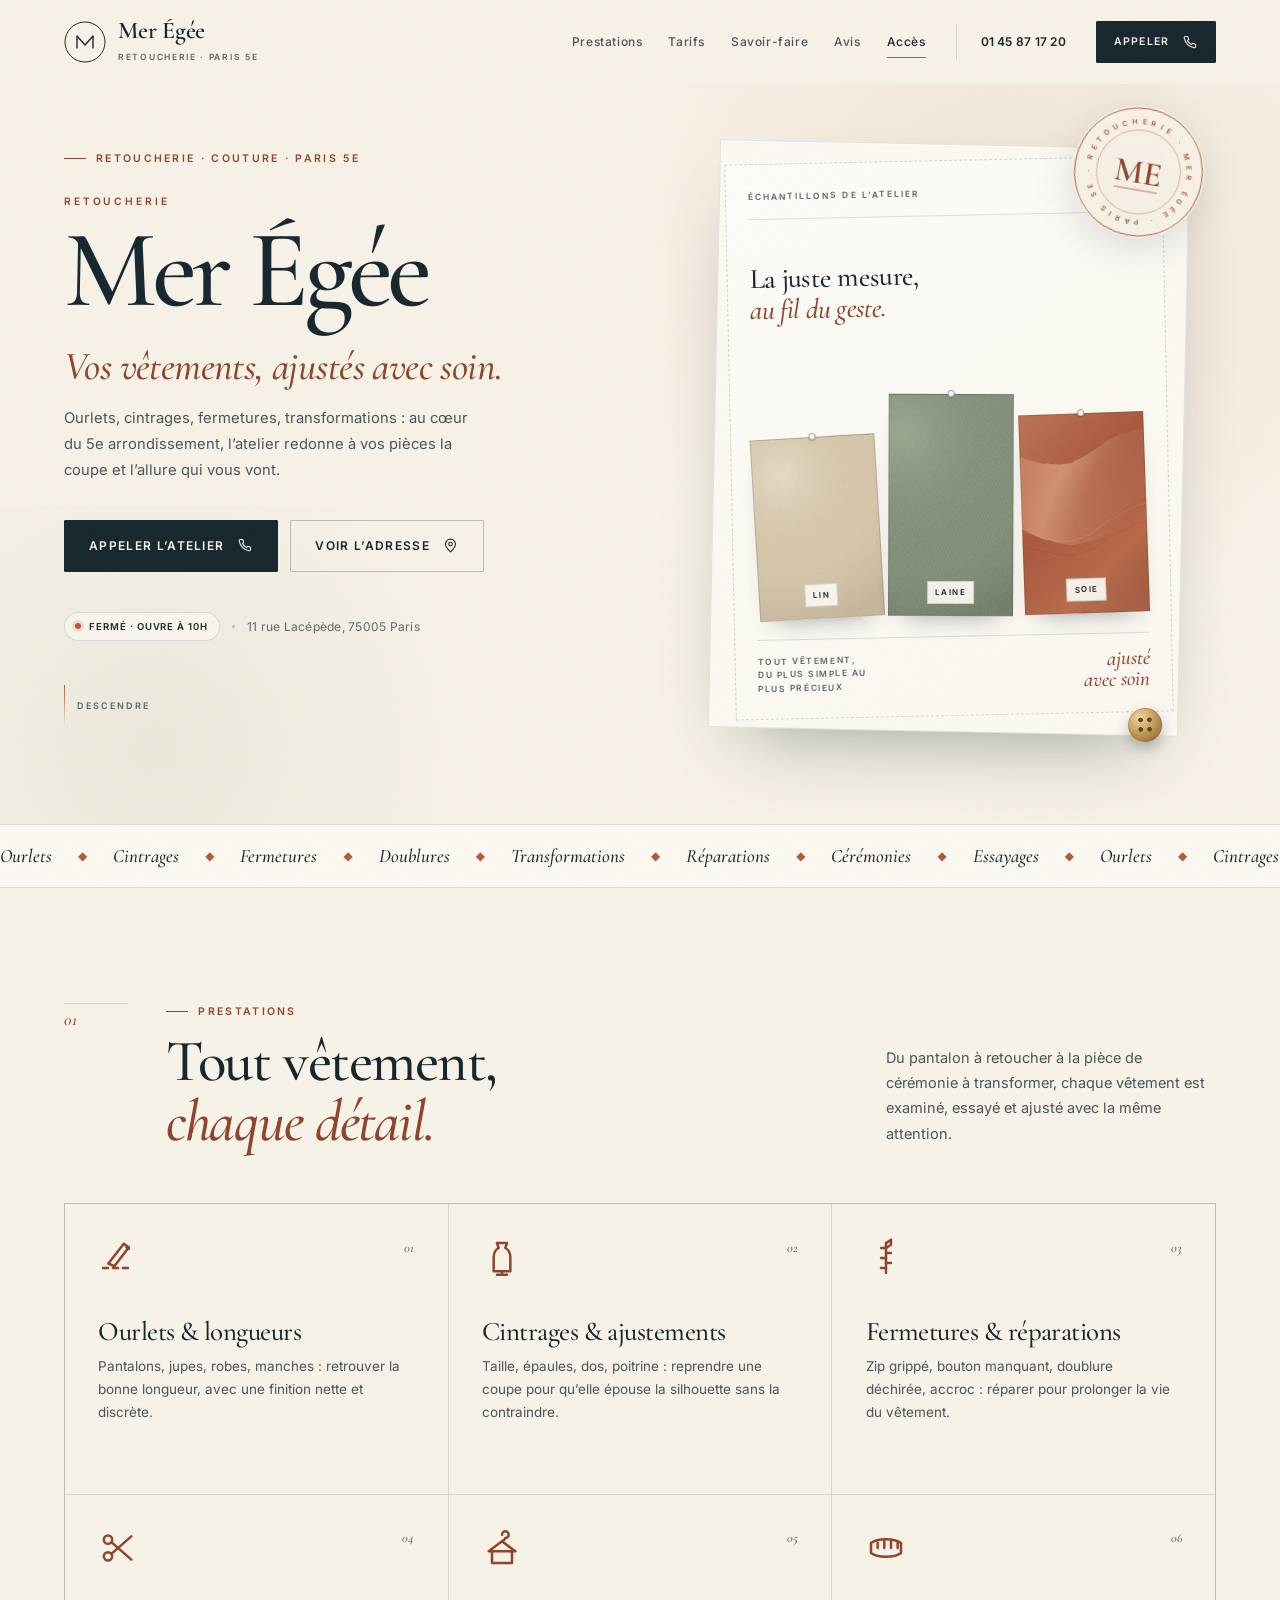
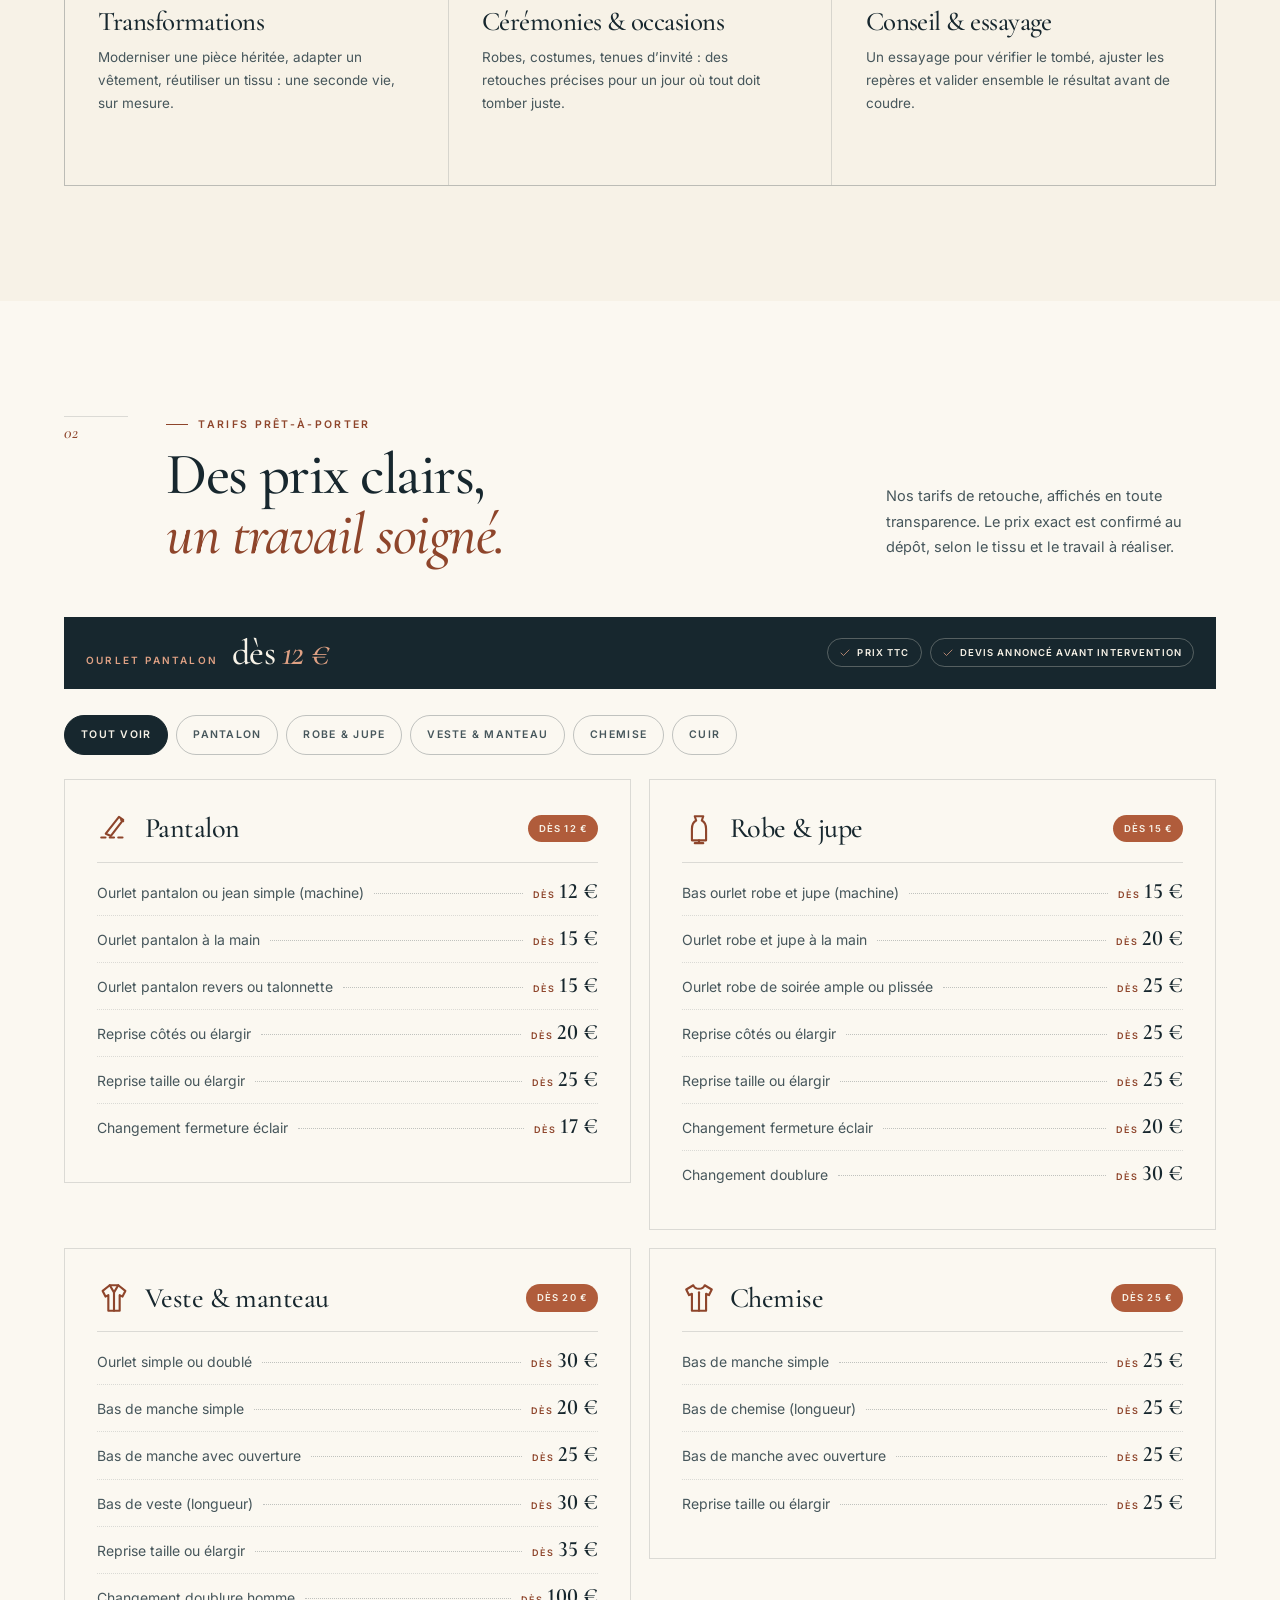
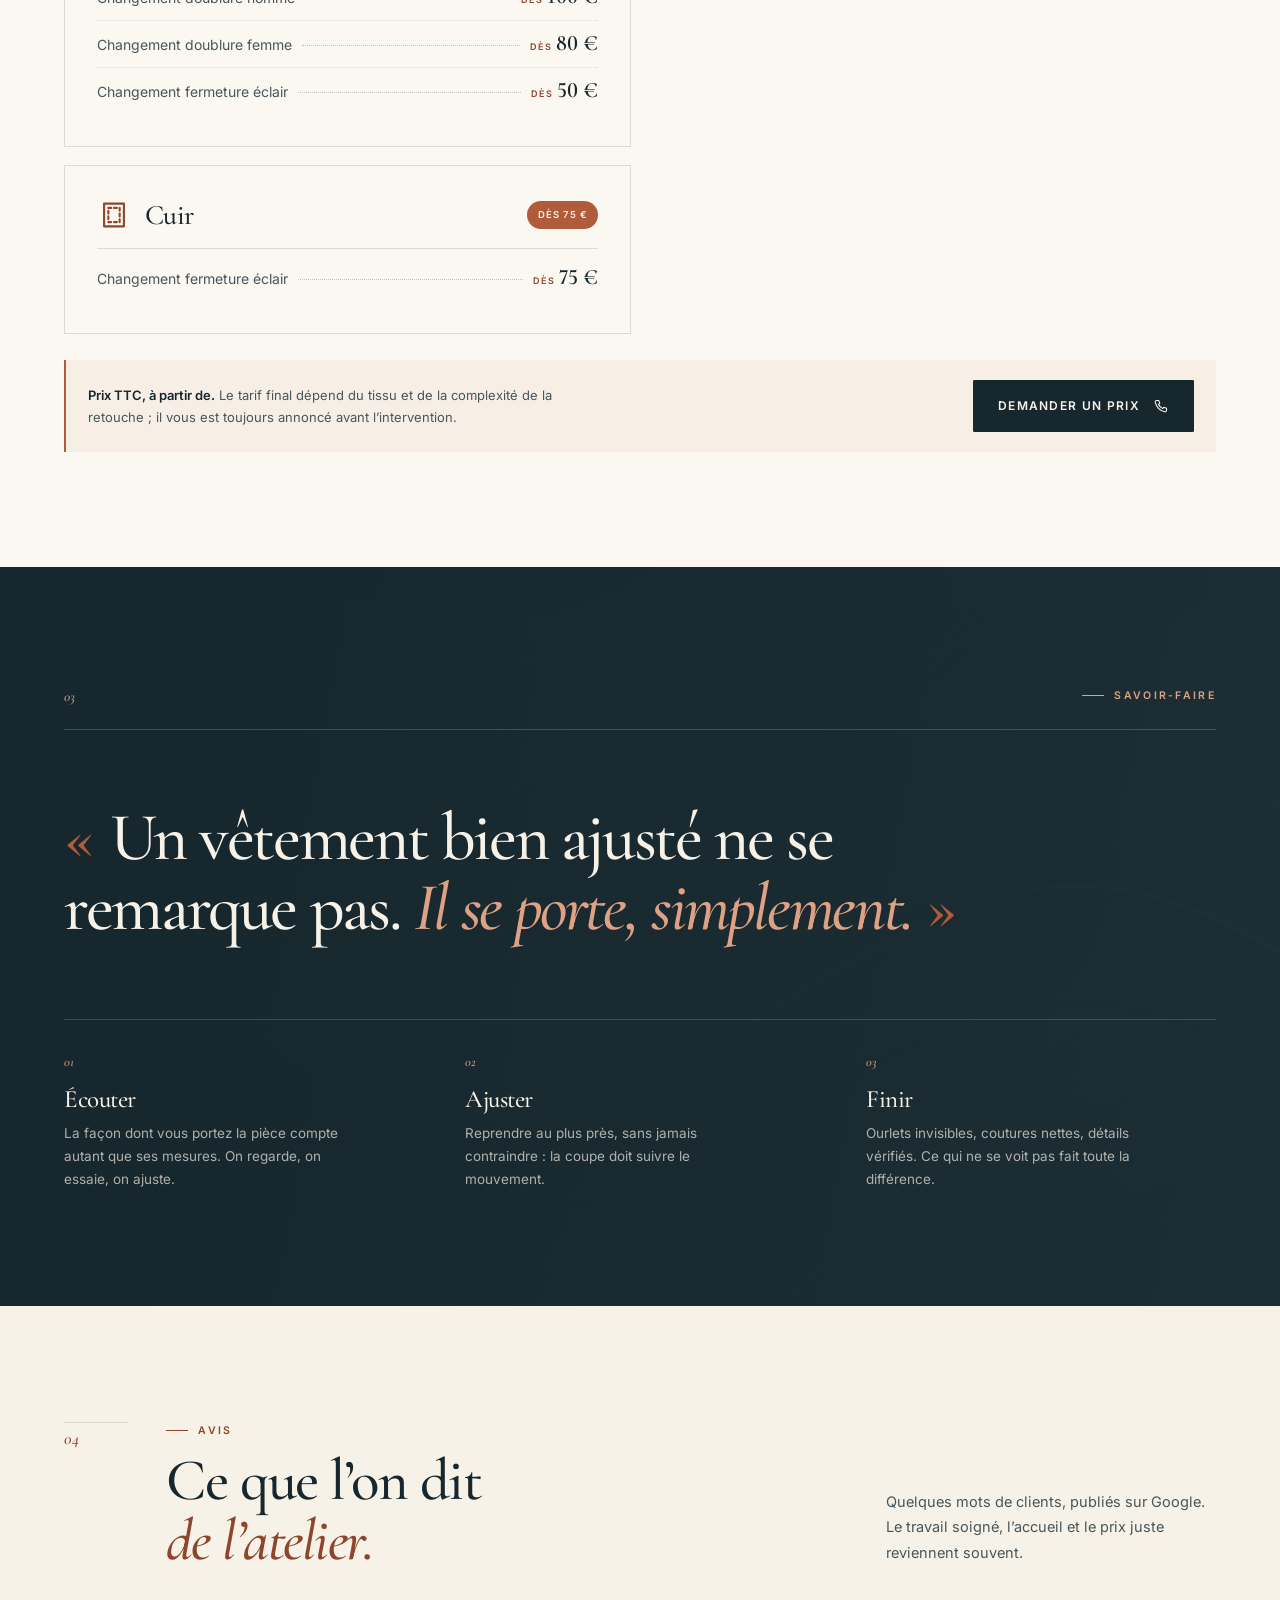
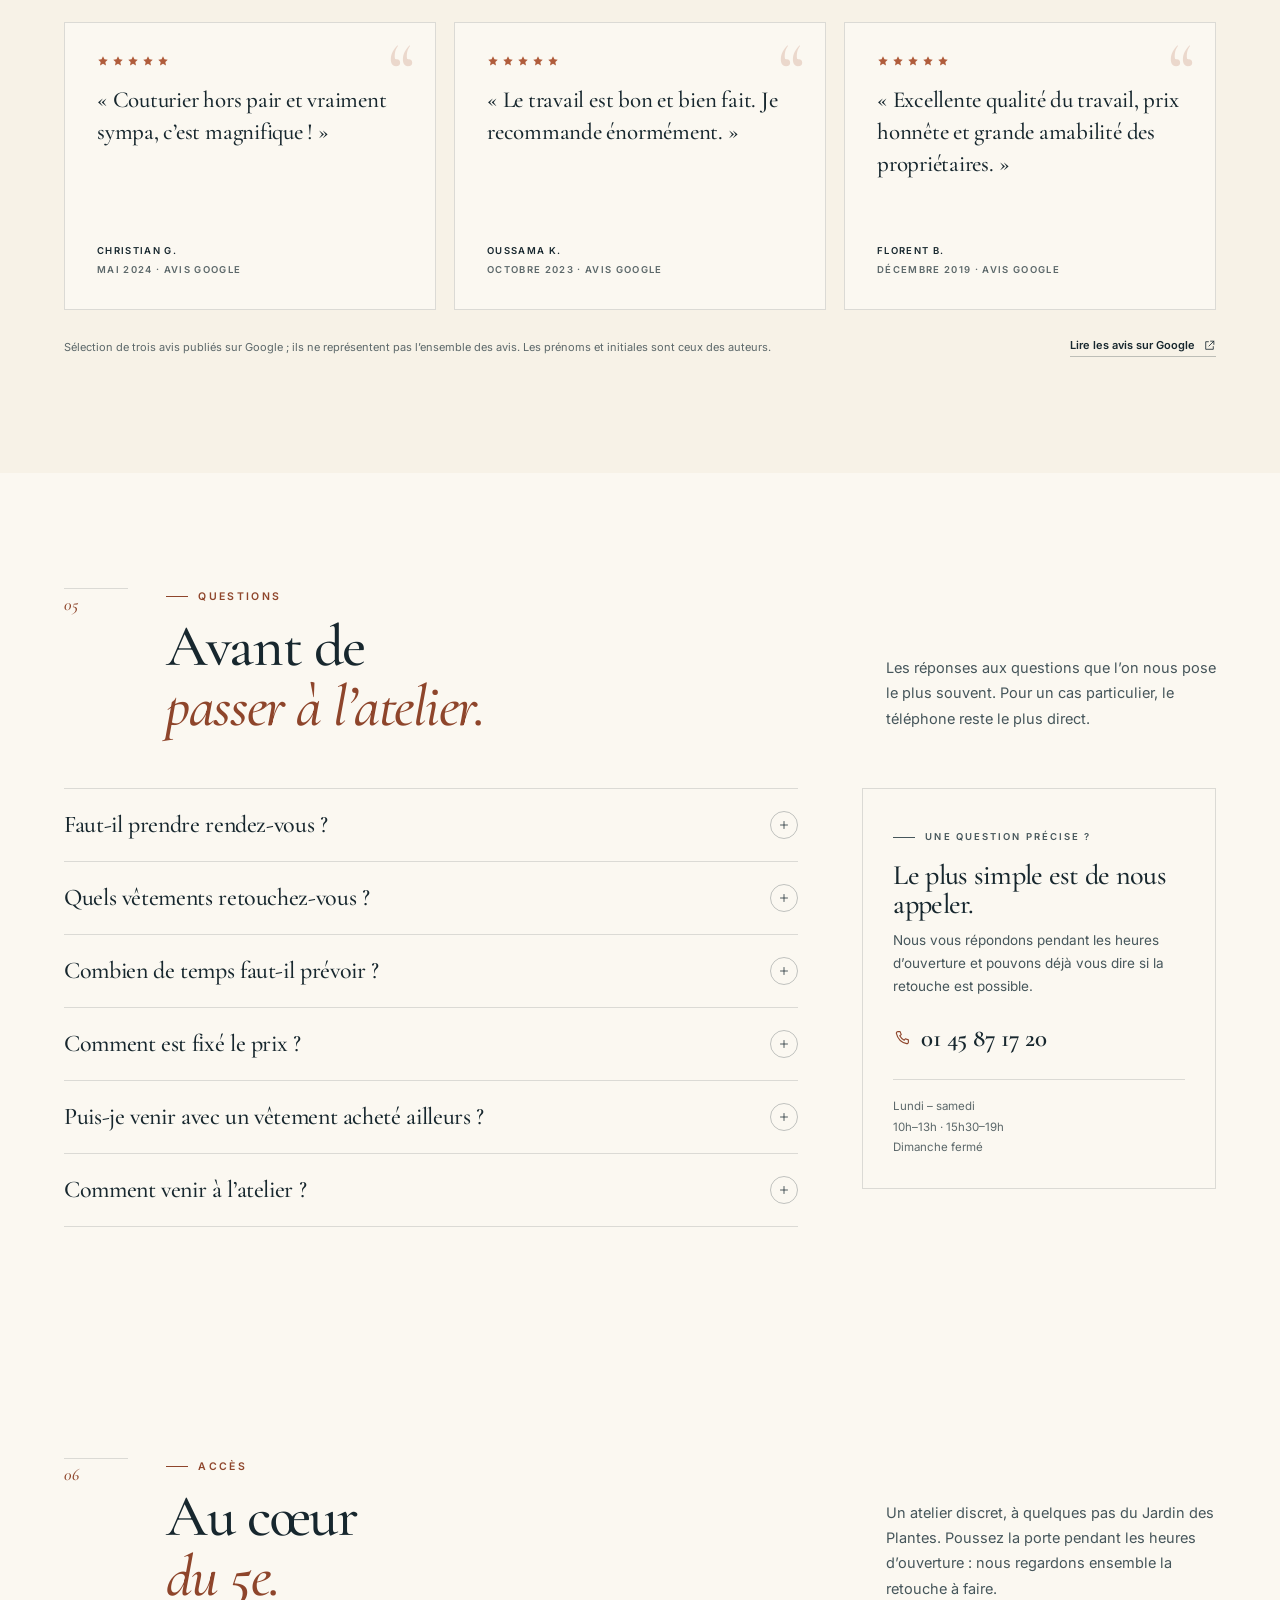
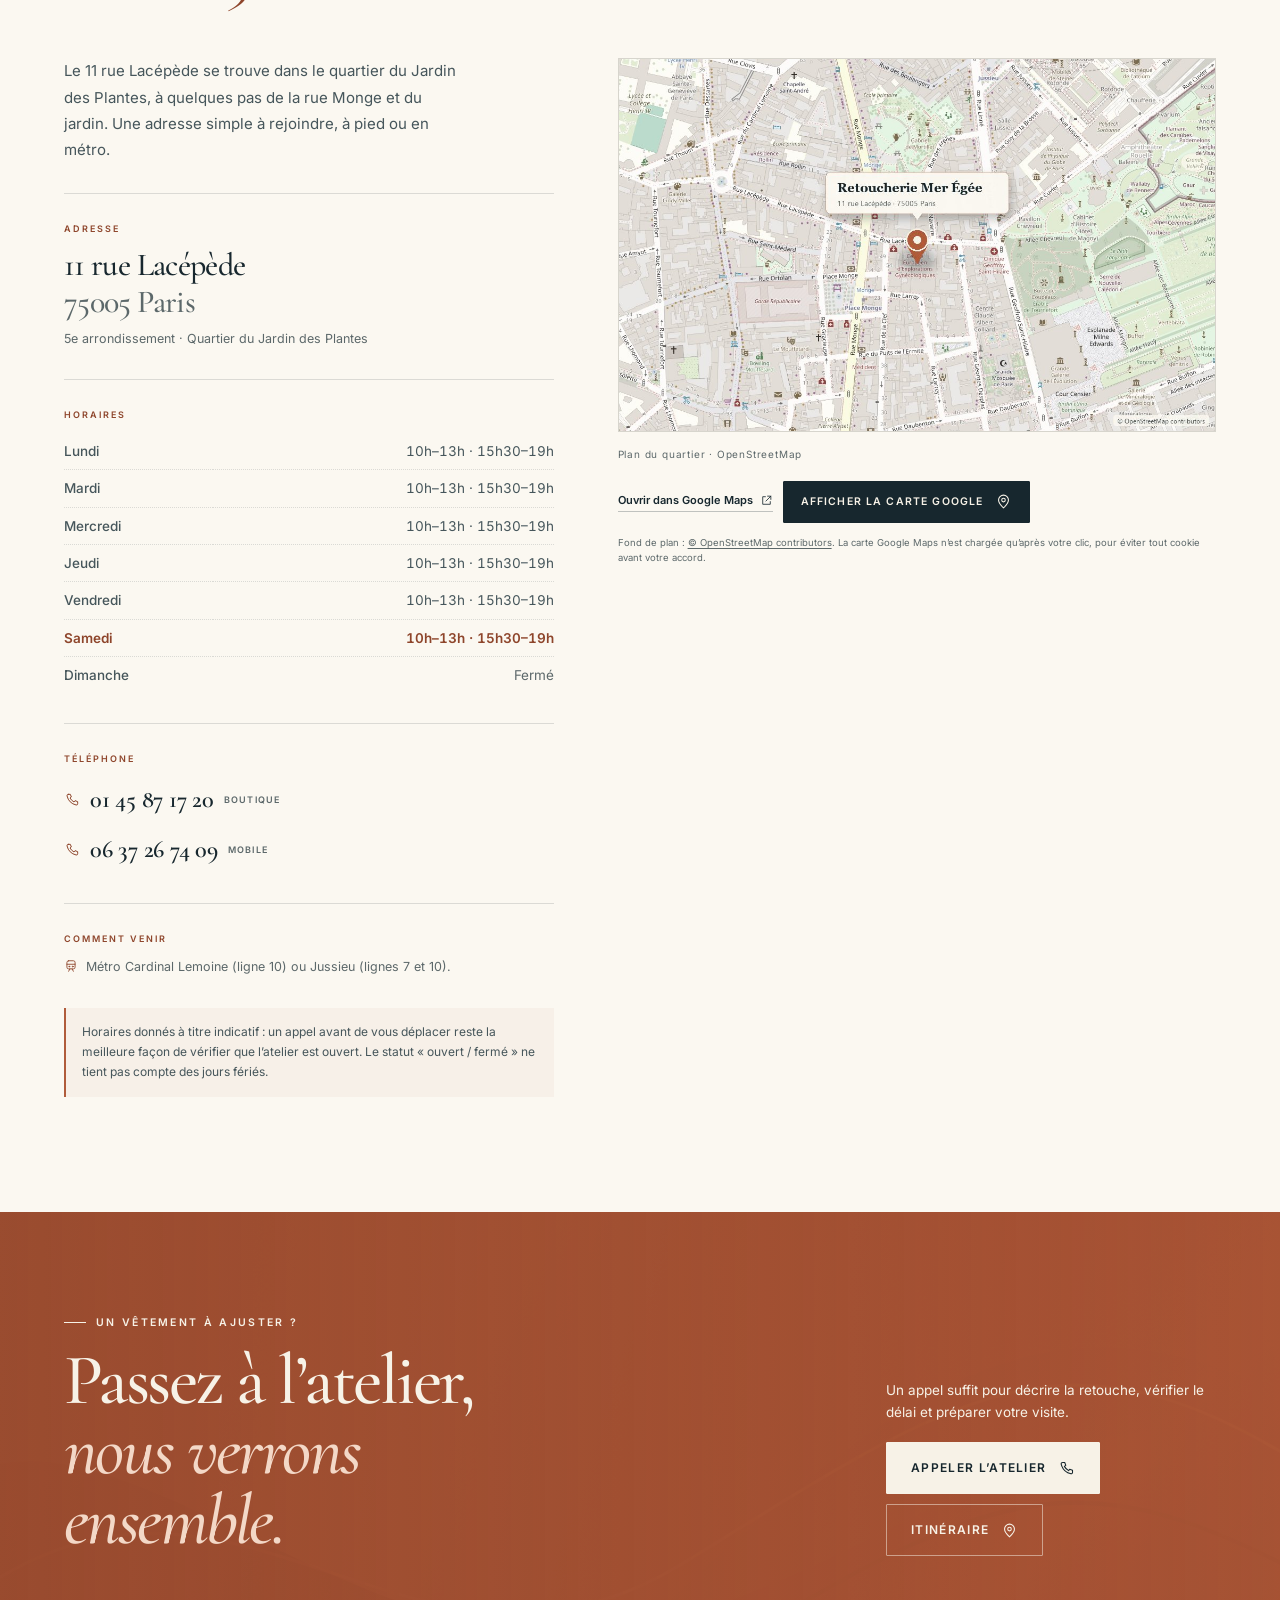
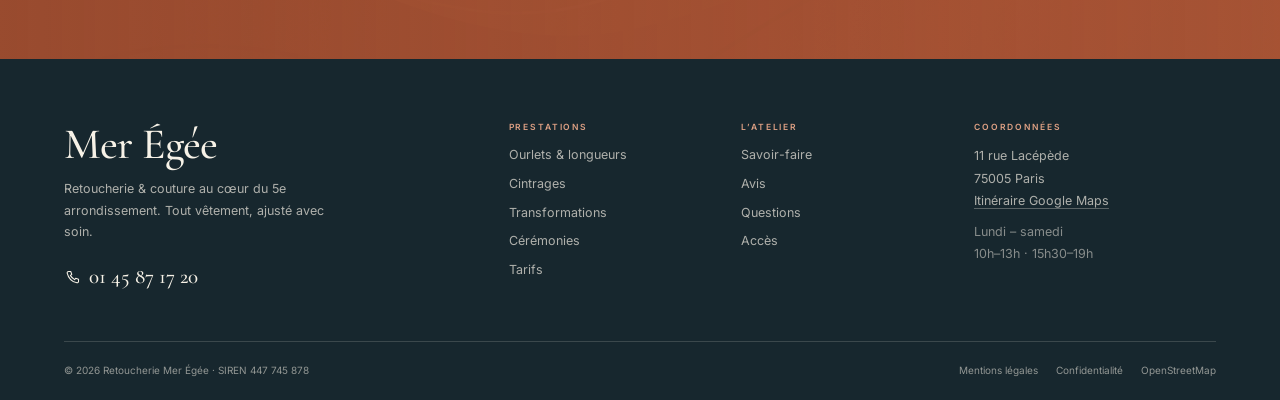
<file: index.html>
<!DOCTYPE html>
<html lang="fr">
<head>
  <meta charset="UTF-8">
  <meta name="viewport" content="width=device-width, initial-scale=1, viewport-fit=cover">
  <title>Retoucherie Mer Égée — Retouches &amp; couture à Paris 5e</title>
  <meta name="description" content="Retoucherie Mer Égée, 11 rue Lacépède, 75005 Paris : ourlets, cintrages, transformations. Ouvert lundi–samedi. Tél. 01 45 87 17 20.">
  <meta name="theme-color" content="#17272E">
  <meta name="geo.region" content="FR-75">
  <meta name="geo.placename" content="Paris 5e">
  <meta name="geo.position" content="48.8436244;2.3533653">
  <meta name="ICBM" content="48.8436244, 2.3533653">
  <meta name="robots" content="index, follow">

  <link rel="canonical" href="https://mer-egee.netlify.app/">
  <meta property="og:type" content="website">
  <meta property="og:url" content="https://mer-egee.netlify.app/">
  <meta property="og:locale" content="fr_FR">
  <meta property="og:site_name" content="Retoucherie Mer Égée">
  <meta property="og:title" content="Retoucherie Mer Égée — Retouches &amp; couture à Paris 5e">
  <meta property="og:description" content="Ourlets, cintrages, fermetures, transformations : au 11 rue Lacépède, dans le 5e, vos vêtements sont ajustés avec soin.">
  <meta property="og:image" content="https://mer-egee.netlify.app/assets/img/og-image.png">
  <meta property="og:image:type" content="image/png">
  <meta property="og:image:width" content="1200">
  <meta property="og:image:height" content="630">
  <meta property="og:image:alt" content="Retoucherie Mer Égée, 11 rue Lacépède, 75005 Paris">
  <meta name="twitter:card" content="summary_large_image">
  <meta name="twitter:title" content="Retoucherie Mer Égée — Paris 5e">
  <meta name="twitter:description" content="Retouches et couture au 11 rue Lacépède, 75005 Paris.">
  <meta name="twitter:image" content="https://mer-egee.netlify.app/assets/img/og-image.png">
  <meta name="twitter:image:alt" content="Retoucherie Mer Égée, 11 rue Lacépède, 75005 Paris">

  <link rel="icon" href="assets/img/favicon.svg" type="image/svg+xml">
  <link rel="icon" href="assets/img/favicon-32.png" sizes="32x32" type="image/png">
  <link rel="icon" href="assets/img/favicon.ico" sizes="any">
  <link rel="apple-touch-icon" href="assets/img/apple-touch-icon.png">
  <link rel="manifest" href="site.webmanifest">

  <link rel="preload" href="assets/fonts/cormorant-garamond-latin.woff2" as="font" type="font/woff2" crossorigin>
  <link rel="preload" href="assets/fonts/inter-latin.woff2" as="font" type="font/woff2" crossorigin>
  <link rel="stylesheet" href="assets/css/styles.css?v=3">

  <!-- Section Tarifs -->
  <style>
    .pricing-strip {
      display: flex; flex-wrap: wrap; align-items: center; justify-content: space-between;
      gap: 18px; margin-bottom: 26px; padding: 18px 22px;
      background: var(--ink); color: var(--ivory);
    }
    .pricing-strip-main { display: flex; align-items: baseline; gap: 14px; flex-wrap: wrap; }
    .pricing-strip-main span {
      font-size: 10px; font-weight: 600; letter-spacing: .22em; text-transform: uppercase;
      color: var(--copper-light);
    }
    .pricing-strip-main strong {
      font-family: var(--serif); font-size: clamp(26px, 3vw, 36px); font-weight: 500;
      letter-spacing: -.02em; line-height: 1;
    }
    .pricing-strip-main strong em { color: var(--copper-light); }
    .pricing-strip-tags { display: flex; flex-wrap: wrap; gap: 8px; }
    .pricing-strip-tags span {
      display: inline-flex; align-items: center; gap: 6px; padding: 6px 11px;
      border: 1px solid rgba(247,242,231,.28); border-radius: 99px;
      font-size: 9.5px; font-weight: 600; letter-spacing: .12em; text-transform: uppercase;
    }
    .pricing-strip-tags .icon { width: 12px; height: 12px; color: var(--copper-light); }

    .pricing-tabs { display: flex; flex-wrap: wrap; gap: 8px; margin-bottom: 24px; }
    .pricing-tab {
      min-height: 40px; padding: 0 16px; border: 1px solid var(--line-strong); border-radius: 99px;
      background: transparent; cursor: pointer;
      font-size: 10.5px; font-weight: 600; letter-spacing: .12em; text-transform: uppercase;
      color: var(--ink-soft);
      transition: background .25s var(--ease), color .25s, border-color .25s;
    }
    .pricing-tab:hover { border-color: var(--ink); color: var(--ink); }
    .pricing-tab[aria-pressed="true"] { background: var(--ink); border-color: var(--ink); color: var(--ivory); }

    .pricing-grid { display: grid; grid-template-columns: repeat(2, minmax(0, 1fr)); gap: 18px; align-items: start; }
    .price-card {
      position: relative; padding: clamp(22px, 2.6vw, 32px);
      border: 1px solid var(--line); background: var(--paper);
      transition: border-color .3s, transform .3s var(--ease), box-shadow .3s var(--ease);
    }
    .price-card:hover {
      border-color: rgba(176,92,59,.45); transform: translateY(-3px);
      box-shadow: 0 22px 40px -30px rgba(23,39,46,.35);
    }
    .price-card[hidden] { display: none; }
    .price-card-head {
      display: flex; align-items: center; justify-content: space-between; gap: 16px;
      padding-bottom: 16px; margin-bottom: 6px; border-bottom: 1px solid var(--line);
    }
    .price-card-title { display: flex; align-items: center; gap: 14px; }
    .price-card-title .icon { width: 34px; height: 34px; color: var(--copper-dark); }
    .price-card h3 { font-size: clamp(25px, 2.2vw, 30px); letter-spacing: -.02em; }
    .price-from {
      flex: 0 0 auto; padding: 6px 11px; border-radius: 99px;
      background: var(--copper); color: var(--ivory);
      font-size: 9.5px; font-weight: 600; letter-spacing: .12em; text-transform: uppercase; white-space: nowrap;
    }
    .price-list li {
      display: flex; align-items: baseline; gap: 10px; padding: 11px 0;
      font-size: 14px; color: var(--ink-soft);
    }
    .price-list li + li { border-top: 1px dotted var(--line); }
    .price-list .label { flex: 0 1 auto; }
    .price-list .leader { flex: 1 1 auto; min-width: 16px; border-bottom: 1px dotted var(--line-strong); transform: translateY(-4px); }
    .price-list .price {
      flex: 0 0 auto; font-family: var(--serif); font-size: 22px; font-weight: 600;
      line-height: 1; color: var(--ink); white-space: nowrap; font-variant-numeric: lining-nums proportional-nums;
    }
    .price-list .price small {
      margin-right: 4px; font-family: var(--sans); font-size: 9px; font-weight: 600;
      letter-spacing: .14em; text-transform: uppercase; color: var(--copper-dark);
    }
    .pricing-foot {
      display: flex; flex-wrap: wrap; align-items: center; justify-content: space-between;
      gap: 20px; margin-top: 26px; padding: 20px 22px;
      border-left: 2px solid var(--copper); background: rgba(176,92,59,.06);
    }
    .pricing-foot p { max-width: 60ch; font-size: 13px; line-height: 1.7; color: var(--ink-soft); }
    .pricing-foot p strong { color: var(--ink); font-weight: 600; }

    @media (max-width: 980px) { .pricing-grid { grid-template-columns: 1fr; } }
    @media (max-width: 720px) {
      .pricing-tabs { flex-wrap: nowrap; overflow-x: auto; margin-inline: calc(-1 * var(--pad)); padding-inline: var(--pad); scrollbar-width: none; }
      .pricing-tabs::-webkit-scrollbar { display: none; }
      .pricing-tab { flex: 0 0 auto; }
      .price-list li { font-size: 13.5px; }
      .price-list .price { font-size: 20px; }
      .pricing-foot .btn { width: 100%; }
    }
  </style>

  <noscript>
    <style>
      .menu-toggle { display: none !important; }
      [data-map-load] { display: none !important; }
      .pricing-tabs { display: none !important; }
      .mobile-bar {
        visibility: visible !important;
        opacity: 1 !important;
        transform: none !important;
        pointer-events: auto !important;
      }
      @media (max-width: 980px) {
        .nav { display: none !important; }
      }
    </style>
  </noscript>

  <script>
    document.documentElement.classList.add('js');
    window.setTimeout(function () {
      if (!window.__merEgeeReady) {
        document.documentElement.classList.remove('js');
      }
    }, 4000);
  </script>

  <script type="application/ld+json">
  {
    "@context": "https://schema.org",
    "@type": "LocalBusiness",
    "@id": "https://mer-egee.netlify.app/#mer-egee",
    "name": "Retoucherie Mer Égée",
    "alternateName": "MER EGEE",
    "url": "https://mer-egee.netlify.app/",
    "image": "https://mer-egee.netlify.app/assets/img/og-image.png",
    "description": "Retoucherie et couture à Paris 5e : ourlets, cintrages, fermetures, réparations, transformations et retouches de cérémonie.",
    "telephone": "+33145871720",
    "address": {
      "@type": "PostalAddress",
      "streetAddress": "11 rue Lacépède",
      "postalCode": "75005",
      "addressLocality": "Paris",
      "addressRegion": "Île-de-France",
      "addressCountry": "FR"
    },
    "geo": {
      "@type": "GeoCoordinates",
      "latitude": 48.8436244,
      "longitude": 2.3533653
    },
    "areaServed": {
      "@type": "AdministrativeArea",
      "name": "Paris 5e arrondissement"
    },
    "openingHoursSpecification": [
      {
        "@type": "OpeningHoursSpecification",
        "dayOfWeek": ["Monday", "Tuesday", "Wednesday", "Thursday", "Friday", "Saturday"],
        "opens": "10:00",
        "closes": "13:00"
      },
      {
        "@type": "OpeningHoursSpecification",
        "dayOfWeek": ["Monday", "Tuesday", "Wednesday", "Thursday", "Friday", "Saturday"],
        "opens": "15:30",
        "closes": "19:00"
      }
    ],
    "hasOfferCatalog": {
      "@type": "OfferCatalog",
      "name": "Prestations de retouche",
      "itemListElement": [
        { "@type": "Offer", "itemOffered": { "@type": "Service", "name": "Ourlets et longueurs" } },
        { "@type": "Offer", "itemOffered": { "@type": "Service", "name": "Cintrages et ajustements" } },
        { "@type": "Offer", "itemOffered": { "@type": "Service", "name": "Fermetures et réparations" } },
        { "@type": "Offer", "itemOffered": { "@type": "Service", "name": "Transformations de vêtements" } },
        { "@type": "Offer", "itemOffered": { "@type": "Service", "name": "Retouches de cérémonie" } },
        { "@type": "Offer", "itemOffered": { "@type": "Service", "name": "Conseil et essayage" } }
      ]
    },
    "sameAs": [
      "https://www.google.com/maps/search/?api=1&query=Retoucherie%20Mer%20%C3%89g%C3%A9e%2C%2011%20rue%20Lac%C3%A9p%C3%A8de%2C%2075005%20Paris"
    ]
  }
  </script>
</head>
<body id="top">

  <!-- Bibliothèque d'icônes -->
  <svg class="svg-sprite" xmlns="http://www.w3.org/2000/svg" aria-hidden="true">
    <symbol id="i-arrow" viewBox="0 0 24 24"><path d="M4 12h15M13 6l6 6-6 6"/></symbol>
    <symbol id="i-arrow-left" viewBox="0 0 24 24"><path d="M20 12H5M11 18l-6-6 6-6"/></symbol>
    <symbol id="i-phone" viewBox="0 0 24 24"><path d="M6.5 3.5h3l1.5 4-2 1.5a15 15 0 0 0 6 6l1.5-2 4 1.5v3a2 2 0 0 1-2.2 2A18.5 18.5 0 0 1 4.5 5.7a2 2 0 0 1 2-2.2Z"/></symbol>
    <symbol id="i-pin" viewBox="0 0 24 24"><path d="M12 21s7-6.2 7-11a7 7 0 1 0-14 0c0 4.8 7 11 7 11Z"/><circle cx="12" cy="10" r="2.5"/></symbol>
    <symbol id="i-clock" viewBox="0 0 24 24"><circle cx="12" cy="12" r="8.5"/><path d="M12 7.5V12l3 2"/></symbol>
    <symbol id="i-scissors" viewBox="0 0 24 24"><circle cx="6" cy="7" r="2.5"/><circle cx="6" cy="17" r="2.5"/><path d="M8.2 8.6 20 19M8.2 15.4 20 5"/></symbol>
    <symbol id="i-hem" viewBox="0 0 24 24"><path d="M3 18h18" stroke-dasharray="3 3"/><path d="m15.5 3.5 3 2-8.7 11.4-3.6-1.6Z"/><path d="m17 5.5 1.5 1"/></symbol>
    <symbol id="i-dressform" viewBox="0 0 24 24"><path d="M9 3h6l-1 3c2 1 3 3 3 6v8H7v-8c0-3 1-5 3-6L9 3Z"/><path d="M12 20v2M9 22h6"/></symbol>
    <symbol id="i-zipper" viewBox="0 0 24 24"><path d="M12 3v18"/><path d="M9 6h3M12 9h3M9 12h3M12 15h3M9 18h3"/><path d="m12 3 3-2v3l-3 2"/></symbol>
    <symbol id="i-hanger" viewBox="0 0 24 24"><path d="M12 4a2 2 0 1 1 2 2c0 1-1 1.4-2 2l8 6H4l8-6"/><path d="M6 14v7h12v-7"/></symbol>
    <symbol id="i-tape" viewBox="0 0 24 24"><path d="M3 9c4-3 14-3 18 0v6c-4 3-14 3-18 0V9Z"/><path d="M7 9v3M11 8v4M15 8v4M19 9v3"/></symbol>
    <symbol id="i-chat" viewBox="0 0 24 24"><path d="M4 5h16v11H9l-5 4V5Z"/><path d="M8 10h.01M12 10h.01M16 10h.01"/></symbol>
    <symbol id="i-plus" viewBox="0 0 24 24"><path d="M12 5v14M5 12h14"/></symbol>
    <symbol id="i-close" viewBox="0 0 24 24"><path d="m5 5 14 14M19 5 5 19"/></symbol>
    <symbol id="i-menu" viewBox="0 0 24 24"><path d="M4 7h16M4 12h16M4 17h16"/></symbol>
    <symbol id="i-check" viewBox="0 0 24 24"><path d="m4 12 5 5L20 6"/></symbol>
    <symbol id="i-metro" viewBox="0 0 24 24"><rect x="5" y="3" width="14" height="14" rx="3"/><path d="M5 9h14M8 21l2-4M16 21l-2-4"/><circle cx="9" cy="13" r=".8"/><circle cx="15" cy="13" r=".8"/></symbol>
    <symbol id="i-external" viewBox="0 0 24 24"><path d="M14 4h6v6M20 4l-9 9"/><path d="M10 5H5v14h14v-5"/></symbol>
    <symbol id="i-star" viewBox="0 0 24 24"><path fill="currentColor" stroke="none" d="m12 2.6 2.9 6 6.6.9-4.8 4.7 1.2 6.6-5.9-3.2-5.9 3.2 1.2-6.6L2.5 9.5l6.6-.9Z"/></symbol>
    <symbol id="i-shirt" viewBox="0 0 24 24"><path d="M8 3 3 6l2 4 2-1v12h10V9l2 1 2-4-5-3c-.5 1.5-2 2.5-4 2.5S8.5 4.5 8 3Z"/><path d="M12 8v13"/></symbol>
    <symbol id="i-coat" viewBox="0 0 24 24"><path d="M9 3h6l5 4-2 4-2-1v11H8V10l-2 1-2-4 5-4Z"/><path d="m9 3 3 5 3-5M12 8v13"/></symbol>
    <symbol id="i-leather" viewBox="0 0 24 24"><path d="M5 4h14v16H5z"/><path d="M8 7h8v10H8z" stroke-dasharray="2 2"/></symbol>
  </svg>

  <a class="skip-link" href="#contenu">Aller au contenu</a>

  <header class="site-header" data-header>
    <div class="shell header-inner">
      <a class="brand" href="#top" aria-label="Retoucherie Mer Égée, retour en haut">
        <svg class="brand-mark" viewBox="0 0 42 42" aria-hidden="true">
          <circle cx="21" cy="21" r="20"/>
          <path d="M13 27V15l8 9 8-9v12"/>
        </svg>
        <span class="brand-text">
          <strong>Mer Égée</strong>
          <small>Retoucherie · Paris 5e</small>
        </span>
      </a>

      <nav class="nav" id="nav" aria-label="Navigation principale">
        <button class="nav-close" type="button" data-menu-close aria-label="Fermer le menu">
          <svg class="icon" aria-hidden="true"><use href="#i-close"/></svg>
        </button>
        <a href="#prestations">Prestations</a>
        <a href="#tarifs">Tarifs</a>
        <a href="#savoir-faire">Savoir-faire</a>
        <a href="#avis">Avis</a>
        <a href="#acces">Accès</a>
        <a class="nav-phone" href="tel:+33145871720">01 45 87 17 20</a>
      </nav>

      <a class="btn btn--small btn--primary header-cta" href="tel:+33145871720">
        Appeler
        <svg class="icon" aria-hidden="true"><use href="#i-phone"/></svg>
      </a>

      <button class="menu-toggle" type="button" data-menu-open aria-expanded="false" aria-controls="nav" aria-label="Ouvrir le menu">
        <svg class="icon" aria-hidden="true"><use href="#i-menu"/></svg>
      </button>
    </div>
  </header>

  <main id="contenu">

    <!-- ====================================================================
         Hero
         ==================================================================== -->
    <section class="hero" aria-labelledby="titre-accueil">
      <div class="shell hero-grid">
        <div class="hero-copy">
          <p class="eyebrow reveal">Retoucherie · Couture · Paris 5e</p>
          <h1 class="hero-title reveal" id="titre-accueil" style="--d: .05s">
            <span class="hero-kicker">Retoucherie</span>
            <span class="hero-name">Mer Égée</span>
          </h1>
          <p class="hero-lead reveal" style="--d: .12s">Vos vêtements, ajustés avec soin.</p>
          <p class="hero-text reveal" style="--d: .18s">
            Ourlets, cintrages, fermetures, transformations&nbsp;: au cœur du 5e arrondissement,
            l’atelier redonne à vos pièces la coupe et l’allure qui vous vont.
          </p>
          <div class="hero-actions reveal" style="--d: .24s">
            <a class="btn btn--primary" href="tel:+33145871720">
              Appeler l’atelier
              <svg class="icon" aria-hidden="true"><use href="#i-phone"/></svg>
            </a>
            <a class="btn btn--ghost" href="#acces">
              Voir l’adresse
              <svg class="icon" aria-hidden="true"><use href="#i-pin"/></svg>
            </a>
          </div>
          <div class="hero-meta reveal" style="--d: .3s">
            <span class="status" data-status data-open="">
              <span class="status-dot" aria-hidden="true"></span>
              <span data-status-text>Horaires de l’atelier</span>
            </span>
            <span class="sep" aria-hidden="true"></span>
            <span>11 rue Lacépède, 75005 Paris</span>
          </div>
          <a class="hero-cue reveal" style="--d: .36s" href="#prestations">Descendre</a>
        </div>

        <div class="hero-visual reveal" style="--d: .18s">
          <div class="moodboard" aria-hidden="true">
            <div class="moodboard-inner">
              <div class="moodboard-head">
                <span>Échantillons de l’atelier</span>
                <em>N° 05</em>
              </div>
              <p class="moodboard-quote">La juste mesure,<br><em>au fil du geste.</em></p>
              <div class="swatches">
                <div class="swatch"><span class="swatch-tag">Lin</span></div>
                <div class="swatch"><span class="swatch-tag">Laine</span></div>
                <div class="swatch"><span class="swatch-tag">Soie</span></div>
              </div>
              <div class="moodboard-note">
                <span>Tout vêtement, du plus simple au plus précieux</span>
                <em>ajusté<br>avec soin</em>
              </div>
            </div>

            <svg class="stamp" viewBox="0 0 132 132">
              <defs>
                <path id="stamp-circle" d="M66,66 m-48,0 a48,48 0 1,1 96,0 a48,48 0 1,1 -96,0"/>
              </defs>
              <circle cx="66" cy="66" r="64"/>
              <circle cx="66" cy="66" r="42" opacity=".55"/>
              <text textLength="292" lengthAdjust="spacing">
                <textPath href="#stamp-circle" startOffset="4">RETOUCHERIE · MER ÉGÉE · PARIS 5E ·</textPath>
              </text>
              <text x="66" y="77" text-anchor="middle" class="stamp-m">ME</text>
              <path d="M44 84h44"/>
            </svg>

            <span class="brass"></span>
          </div>
        </div>
      </div>
    </section>

    <!-- ====================================================================
         Bandeau
         ==================================================================== -->
    <div class="marquee" aria-hidden="true">
      <div class="marquee-track">
        <div class="marquee-group">
          <span>Ourlets</span><i>◆</i><span>Cintrages</span><i>◆</i><span>Fermetures</span><i>◆</i>
          <span>Doublures</span><i>◆</i><span>Transformations</span><i>◆</i><span>Réparations</span><i>◆</i>
          <span>Cérémonies</span><i>◆</i><span>Essayages</span><i>◆</i>
        </div>
        <div class="marquee-group">
          <span>Ourlets</span><i>◆</i><span>Cintrages</span><i>◆</i><span>Fermetures</span><i>◆</i>
          <span>Doublures</span><i>◆</i><span>Transformations</span><i>◆</i><span>Réparations</span><i>◆</i>
          <span>Cérémonies</span><i>◆</i><span>Essayages</span><i>◆</i>
        </div>
      </div>
    </div>

    <!-- ====================================================================
         Prestations
         ==================================================================== -->
    <section class="section" id="prestations" aria-labelledby="titre-prestations">
      <div class="shell">
        <div class="section-head">
          <span class="section-index">01</span>
          <div>
            <p class="eyebrow">Prestations</p>
            <h2 id="titre-prestations">Tout vêtement,<br><em>chaque détail.</em></h2>
          </div>
          <p class="section-intro">
            Du pantalon à retoucher à la pièce de cérémonie à transformer, chaque vêtement est
            examiné, essayé et ajusté avec la même attention.
          </p>
        </div>

        <div class="services">
          <article class="service reveal">
            <div class="service-top">
              <svg class="icon service-icon" aria-hidden="true"><use href="#i-hem"/></svg>
              <span class="service-num">01</span>
            </div>
            <h3>Ourlets &amp; longueurs</h3>
            <p>Pantalons, jupes, robes, manches&nbsp;: retrouver la bonne longueur, avec une finition nette et discrète.</p>
            <a class="service-foot" href="tel:+33145871720">Nous consulter <svg class="icon" aria-hidden="true"><use href="#i-arrow"/></svg></a>
          </article>

          <article class="service reveal" style="--d: .06s">
            <div class="service-top">
              <svg class="icon service-icon" aria-hidden="true"><use href="#i-dressform"/></svg>
              <span class="service-num">02</span>
            </div>
            <h3>Cintrages &amp; ajustements</h3>
            <p>Taille, épaules, dos, poitrine&nbsp;: reprendre une coupe pour qu’elle épouse la silhouette sans la contraindre.</p>
            <a class="service-foot" href="tel:+33145871720">Nous consulter <svg class="icon" aria-hidden="true"><use href="#i-arrow"/></svg></a>
          </article>

          <article class="service reveal" style="--d: .12s">
            <div class="service-top">
              <svg class="icon service-icon" aria-hidden="true"><use href="#i-zipper"/></svg>
              <span class="service-num">03</span>
            </div>
            <h3>Fermetures &amp; réparations</h3>
            <p>Zip grippé, bouton manquant, doublure déchirée, accroc&nbsp;: réparer pour prolonger la vie du vêtement.</p>
            <a class="service-foot" href="tel:+33145871720">Nous consulter <svg class="icon" aria-hidden="true"><use href="#i-arrow"/></svg></a>
          </article>

          <article class="service reveal">
            <div class="service-top">
              <svg class="icon service-icon" aria-hidden="true"><use href="#i-scissors"/></svg>
              <span class="service-num">04</span>
            </div>
            <h3>Transformations</h3>
            <p>Moderniser une pièce héritée, adapter un vêtement, réutiliser un tissu&nbsp;: une seconde vie, sur mesure.</p>
            <a class="service-foot" href="tel:+33145871720">Nous consulter <svg class="icon" aria-hidden="true"><use href="#i-arrow"/></svg></a>
          </article>

          <article class="service reveal" style="--d: .06s">
            <div class="service-top">
              <svg class="icon service-icon" aria-hidden="true"><use href="#i-hanger"/></svg>
              <span class="service-num">05</span>
            </div>
            <h3>Cérémonies &amp; occasions</h3>
            <p>Robes, costumes, tenues d’invité&nbsp;: des retouches précises pour un jour où tout doit tomber juste.</p>
            <a class="service-foot" href="tel:+33145871720">Nous consulter <svg class="icon" aria-hidden="true"><use href="#i-arrow"/></svg></a>
          </article>

          <article class="service reveal" style="--d: .12s">
            <div class="service-top">
              <svg class="icon service-icon" aria-hidden="true"><use href="#i-tape"/></svg>
              <span class="service-num">06</span>
            </div>
            <h3>Conseil &amp; essayage</h3>
            <p>Un essayage pour vérifier le tombé, ajuster les repères et valider ensemble le résultat avant de coudre.</p>
            <a class="service-foot" href="tel:+33145871720">Nous consulter <svg class="icon" aria-hidden="true"><use href="#i-arrow"/></svg></a>
          </article>
        </div>
      </div>
    </section>

    <!-- ====================================================================
         Tarifs
         ==================================================================== -->
    <section class="section section--paper" id="tarifs" aria-labelledby="titre-tarifs">
      <div class="shell">
        <div class="section-head">
          <span class="section-index">02</span>
          <div>
            <p class="eyebrow">Tarifs prêt-à-porter</p>
            <h2 id="titre-tarifs">Des prix clairs,<br><em>un travail soigné.</em></h2>
          </div>
          <p class="section-intro">
            Nos tarifs de retouche, affichés en toute transparence. Le prix exact est confirmé
            au dépôt, selon le tissu et le travail à réaliser.
          </p>
        </div>

        <div class="pricing-strip reveal">
          <div class="pricing-strip-main">
            <span>Ourlet pantalon</span>
            <strong>dès <em>12&nbsp;€</em></strong>
          </div>
          <div class="pricing-strip-tags">
            <span><svg class="icon" aria-hidden="true"><use href="#i-check"/></svg>Prix TTC</span>
            <span><svg class="icon" aria-hidden="true"><use href="#i-check"/></svg>Devis annoncé avant intervention</span>
          </div>
        </div>

        <div class="pricing-tabs" role="group" aria-label="Filtrer les tarifs par vêtement" data-pricing-tabs>
          <button class="pricing-tab" type="button" data-filter="all" aria-pressed="true">Tout voir</button>
          <button class="pricing-tab" type="button" data-filter="pantalon" aria-pressed="false">Pantalon</button>
          <button class="pricing-tab" type="button" data-filter="robe" aria-pressed="false">Robe &amp; jupe</button>
          <button class="pricing-tab" type="button" data-filter="veste" aria-pressed="false">Veste &amp; manteau</button>
          <button class="pricing-tab" type="button" data-filter="chemise" aria-pressed="false">Chemise</button>
          <button class="pricing-tab" type="button" data-filter="cuir" aria-pressed="false">Cuir</button>
        </div>

        <div class="pricing-grid">
          <article class="price-card reveal" data-cat="pantalon">
            <div class="price-card-head">
              <div class="price-card-title">
                <svg class="icon" aria-hidden="true"><use href="#i-hem"/></svg>
                <h3>Pantalon</h3>
              </div>
              <span class="price-from">dès 12&nbsp;€</span>
            </div>
            <ul class="price-list">
              <li><span class="label">Ourlet pantalon ou jean simple (machine)</span><span class="leader"></span><span class="price"><small>dès</small>12&nbsp;€</span></li>
              <li><span class="label">Ourlet pantalon à la main</span><span class="leader"></span><span class="price"><small>dès</small>15&nbsp;€</span></li>
              <li><span class="label">Ourlet pantalon revers ou talonnette</span><span class="leader"></span><span class="price"><small>dès</small>15&nbsp;€</span></li>
              <li><span class="label">Reprise côtés ou élargir</span><span class="leader"></span><span class="price"><small>dès</small>20&nbsp;€</span></li>
              <li><span class="label">Reprise taille ou élargir</span><span class="leader"></span><span class="price"><small>dès</small>25&nbsp;€</span></li>
              <li><span class="label">Changement fermeture éclair</span><span class="leader"></span><span class="price"><small>dès</small>17&nbsp;€</span></li>
            </ul>
          </article>

          <article class="price-card reveal" style="--d: .06s" data-cat="robe">
            <div class="price-card-head">
              <div class="price-card-title">
                <svg class="icon" aria-hidden="true"><use href="#i-dressform"/></svg>
                <h3>Robe &amp; jupe</h3>
              </div>
              <span class="price-from">dès 15&nbsp;€</span>
            </div>
            <ul class="price-list">
              <li><span class="label">Bas ourlet robe et jupe (machine)</span><span class="leader"></span><span class="price"><small>dès</small>15&nbsp;€</span></li>
              <li><span class="label">Ourlet robe et jupe à la main</span><span class="leader"></span><span class="price"><small>dès</small>20&nbsp;€</span></li>
              <li><span class="label">Ourlet robe de soirée ample ou plissée</span><span class="leader"></span><span class="price"><small>dès</small>25&nbsp;€</span></li>
              <li><span class="label">Reprise côtés ou élargir</span><span class="leader"></span><span class="price"><small>dès</small>25&nbsp;€</span></li>
              <li><span class="label">Reprise taille ou élargir</span><span class="leader"></span><span class="price"><small>dès</small>25&nbsp;€</span></li>
              <li><span class="label">Changement fermeture éclair</span><span class="leader"></span><span class="price"><small>dès</small>20&nbsp;€</span></li>
              <li><span class="label">Changement doublure</span><span class="leader"></span><span class="price"><small>dès</small>30&nbsp;€</span></li>
            </ul>
          </article>

          <article class="price-card reveal" data-cat="veste">
            <div class="price-card-head">
              <div class="price-card-title">
                <svg class="icon" aria-hidden="true"><use href="#i-coat"/></svg>
                <h3>Veste &amp; manteau</h3>
              </div>
              <span class="price-from">dès 20&nbsp;€</span>
            </div>
            <ul class="price-list">
              <li><span class="label">Ourlet simple ou doublé</span><span class="leader"></span><span class="price"><small>dès</small>30&nbsp;€</span></li>
              <li><span class="label">Bas de manche simple</span><span class="leader"></span><span class="price"><small>dès</small>20&nbsp;€</span></li>
              <li><span class="label">Bas de manche avec ouverture</span><span class="leader"></span><span class="price"><small>dès</small>25&nbsp;€</span></li>
              <li><span class="label">Bas de veste (longueur)</span><span class="leader"></span><span class="price"><small>dès</small>30&nbsp;€</span></li>
              <li><span class="label">Reprise taille ou élargir</span><span class="leader"></span><span class="price"><small>dès</small>35&nbsp;€</span></li>
              <li><span class="label">Changement doublure homme</span><span class="leader"></span><span class="price"><small>dès</small>100&nbsp;€</span></li>
              <li><span class="label">Changement doublure femme</span><span class="leader"></span><span class="price"><small>dès</small>80&nbsp;€</span></li>
              <li><span class="label">Changement fermeture éclair</span><span class="leader"></span><span class="price"><small>dès</small>50&nbsp;€</span></li>
            </ul>
          </article>

          <article class="price-card reveal" style="--d: .06s" data-cat="chemise">
            <div class="price-card-head">
              <div class="price-card-title">
                <svg class="icon" aria-hidden="true"><use href="#i-shirt"/></svg>
                <h3>Chemise</h3>
              </div>
              <span class="price-from">dès 25&nbsp;€</span>
            </div>
            <ul class="price-list">
              <li><span class="label">Bas de manche simple</span><span class="leader"></span><span class="price"><small>dès</small>25&nbsp;€</span></li>
              <li><span class="label">Bas de chemise (longueur)</span><span class="leader"></span><span class="price"><small>dès</small>25&nbsp;€</span></li>
              <li><span class="label">Bas de manche avec ouverture</span><span class="leader"></span><span class="price"><small>dès</small>25&nbsp;€</span></li>
              <li><span class="label">Reprise taille ou élargir</span><span class="leader"></span><span class="price"><small>dès</small>25&nbsp;€</span></li>
            </ul>
          </article>

          <article class="price-card reveal" data-cat="cuir">
            <div class="price-card-head">
              <div class="price-card-title">
                <svg class="icon" aria-hidden="true"><use href="#i-leather"/></svg>
                <h3>Cuir</h3>
              </div>
              <span class="price-from">dès 75&nbsp;€</span>
            </div>
            <ul class="price-list">
              <li><span class="label">Changement fermeture éclair</span><span class="leader"></span><span class="price"><small>dès</small>75&nbsp;€</span></li>
            </ul>
          </article>
        </div>

        <div class="pricing-foot reveal">
          <p><strong>Prix TTC, à partir de.</strong> Le tarif final dépend du tissu et de la complexité de la retouche&nbsp;; il vous est toujours annoncé avant l’intervention.</p>
          <a class="btn btn--primary" href="tel:+33145871720">
            Demander un prix
            <svg class="icon" aria-hidden="true"><use href="#i-phone"/></svg>
          </a>
        </div>
      </div>
    </section>

    <!-- ====================================================================
         Savoir-faire
         ==================================================================== -->
    <section class="craft" id="savoir-faire" aria-labelledby="titre-savoir-faire">
      <div class="shell">
        <h2 class="sr-only" id="titre-savoir-faire">Savoir-faire</h2>
        <div class="craft-head">
          <span class="section-index">03</span>
          <p class="eyebrow">Savoir-faire</p>
        </div>

        <blockquote class="craft-quote reveal">
          <span class="quote-mark">«</span>&nbsp;Un vêtement bien ajusté ne se remarque pas.
          <em>Il se porte, simplement.</em>&nbsp;<span class="quote-mark">»</span>
        </blockquote>

        <div class="craft-grid">
          <div class="craft-item reveal">
            <span class="num">01</span>
            <h3>Écouter</h3>
            <p>La façon dont vous portez la pièce compte autant que ses mesures. On regarde, on essaie, on ajuste.</p>
          </div>
          <div class="craft-item reveal" style="--d: .08s">
            <span class="num">02</span>
            <h3>Ajuster</h3>
            <p>Reprendre au plus près, sans jamais contraindre&nbsp;: la coupe doit suivre le mouvement.</p>
          </div>
          <div class="craft-item reveal" style="--d: .16s">
            <span class="num">03</span>
            <h3>Finir</h3>
            <p>Ourlets invisibles, coutures nettes, détails vérifiés. Ce qui ne se voit pas fait toute la différence.</p>
          </div>
        </div>
      </div>
    </section>

    <!-- ====================================================================
         Avis
         ==================================================================== -->
    <section class="section" id="avis" aria-labelledby="titre-avis">
      <div class="shell">
        <div class="section-head">
          <span class="section-index">04</span>
          <div>
            <p class="eyebrow">Avis</p>
            <h2 id="titre-avis">Ce que l’on dit<br><em>de l’atelier.</em></h2>
          </div>
          <p class="section-intro">
            Quelques mots de clients, publiés sur Google. Le travail soigné, l’accueil et le prix juste
            reviennent souvent.
          </p>
        </div>

        <div class="reviews">
          <article class="review reveal">
            <h3 class="sr-only">Avis de Christian G.</h3>
            <span class="stars" role="img" aria-label="5 étoiles sur 5">
              <svg class="star" aria-hidden="true"><use href="#i-star"/></svg>
              <svg class="star" aria-hidden="true"><use href="#i-star"/></svg>
              <svg class="star" aria-hidden="true"><use href="#i-star"/></svg>
              <svg class="star" aria-hidden="true"><use href="#i-star"/></svg>
              <svg class="star" aria-hidden="true"><use href="#i-star"/></svg>
            </span>
            <blockquote>«&nbsp;Couturier hors pair et vraiment sympa, c’est magnifique&nbsp;!&nbsp;»</blockquote>
            <footer><strong>Christian G.</strong> Mai 2024 · Avis Google</footer>
          </article>

          <article class="review reveal" style="--d: .07s">
            <h3 class="sr-only">Avis de Oussama K.</h3>
            <span class="stars" role="img" aria-label="5 étoiles sur 5">
              <svg class="star" aria-hidden="true"><use href="#i-star"/></svg>
              <svg class="star" aria-hidden="true"><use href="#i-star"/></svg>
              <svg class="star" aria-hidden="true"><use href="#i-star"/></svg>
              <svg class="star" aria-hidden="true"><use href="#i-star"/></svg>
              <svg class="star" aria-hidden="true"><use href="#i-star"/></svg>
            </span>
            <blockquote>«&nbsp;Le travail est bon et bien fait. Je recommande énormément.&nbsp;»</blockquote>
            <footer><strong>Oussama K.</strong> Octobre 2023 · Avis Google</footer>
          </article>

          <article class="review reveal" style="--d: .14s">
            <h3 class="sr-only">Avis de Florent B.</h3>
            <span class="stars" role="img" aria-label="5 étoiles sur 5">
              <svg class="star" aria-hidden="true"><use href="#i-star"/></svg>
              <svg class="star" aria-hidden="true"><use href="#i-star"/></svg>
              <svg class="star" aria-hidden="true"><use href="#i-star"/></svg>
              <svg class="star" aria-hidden="true"><use href="#i-star"/></svg>
              <svg class="star" aria-hidden="true"><use href="#i-star"/></svg>
            </span>
            <blockquote>«&nbsp;Excellente qualité du travail, prix honnête et grande amabilité des propriétaires.&nbsp;»</blockquote>
            <footer><strong>Florent B.</strong> Décembre 2019 · Avis Google</footer>
          </article>
        </div>

        <div class="reviews-note">
          <span>Sélection de trois avis publiés sur Google ; ils ne représentent pas l’ensemble des avis. Les prénoms et initiales sont ceux des auteurs.</span>
          <a href="https://www.google.com/maps/search/?api=1&amp;query=Retoucherie%20Mer%20%C3%89g%C3%A9e%2C%2011%20rue%20Lac%C3%A9p%C3%A8de%2C%2075005%20Paris" target="_blank" rel="noopener">
            Lire les avis sur Google
            <svg class="icon" aria-hidden="true"><use href="#i-external"/></svg>
          </a>
        </div>
      </div>
    </section>

    <!-- ====================================================================
         Questions
         ==================================================================== -->
    <section class="section section--paper" id="questions" aria-labelledby="titre-questions">
      <div class="shell">
        <div class="section-head">
          <span class="section-index">05</span>
          <div>
            <p class="eyebrow">Questions</p>
            <h2 id="titre-questions">Avant de<br><em>passer à l’atelier.</em></h2>
          </div>
          <p class="section-intro">
            Les réponses aux questions que l’on nous pose le plus souvent. Pour un cas particulier,
            le téléphone reste le plus direct.
          </p>
        </div>

        <div class="faq-layout">
          <div class="faq">
            <details class="faq-item" name="faq">
              <summary>
                Faut-il prendre rendez-vous&nbsp;?
                <span class="faq-plus" aria-hidden="true"><svg class="icon"><use href="#i-plus"/></svg></span>
              </summary>
              <div class="faq-answer">
                <p>L’atelier reçoit pendant les heures d’ouverture. Pour une pièce délicate, une transformation ou un essayage, un appel avant de vous déplacer permet de vérifier le moment le plus favorable.</p>
              </div>
            </details>

            <details class="faq-item" name="faq">
              <summary>
                Quels vêtements retouchez-vous&nbsp;?
                <span class="faq-plus" aria-hidden="true"><svg class="icon"><use href="#i-plus"/></svg></span>
              </summary>
              <div class="faq-answer">
                <p>Tout vêtement&nbsp;: pantalons, jeans, robes, jupes, chemises, vestes, manteaux, costumes et pièces de cérémonie. Les tissus délicats sont examinés avant toute intervention.</p>
              </div>
            </details>

            <details class="faq-item" name="faq">
              <summary>
                Combien de temps faut-il prévoir&nbsp;?
                <span class="faq-plus" aria-hidden="true"><svg class="icon"><use href="#i-plus"/></svg></span>
              </summary>
              <div class="faq-answer">
                <p>Le délai dépend de l’ouvrage et du tissu. Il est confirmé au dépôt. Si vous avez une date, signalez-la dès le départ&nbsp;: nous vous dirons ce qui est réalisable.</p>
              </div>
            </details>

            <details class="faq-item" name="faq">
              <summary>
                Comment est fixé le prix&nbsp;?
                <span class="faq-plus" aria-hidden="true"><svg class="icon"><use href="#i-plus"/></svg></span>
              </summary>
              <div class="faq-answer">
                <p>Le tarif est annoncé avant l’intervention, en fonction de la retouche, du tissu et du temps nécessaire. Vous savez ce que vous payez avant de laisser la pièce.</p>
              </div>
            </details>

            <details class="faq-item" name="faq">
              <summary>
                Puis-je venir avec un vêtement acheté ailleurs&nbsp;?
                <span class="faq-plus" aria-hidden="true"><svg class="icon"><use href="#i-plus"/></svg></span>
              </summary>
              <div class="faq-answer">
                <p>Oui. L’atelier travaille sur vos vêtements, sans condition d’achat. Apportez la pièce et, si possible, les chaussures ou l’accessoire avec lesquels vous la porterez.</p>
              </div>
            </details>

            <details class="faq-item" name="faq">
              <summary>
                Comment venir à l’atelier&nbsp;?
                <span class="faq-plus" aria-hidden="true"><svg class="icon"><use href="#i-plus"/></svg></span>
              </summary>
              <div class="faq-answer">
                <p>Métro Cardinal Lemoine (ligne 10) ou Jussieu (lignes 7 et 10). L’atelier se trouve à quelques pas du Jardin des Plantes, au 11 rue Lacépède.</p>
              </div>
            </details>
          </div>

          <aside class="faq-aside reveal">
            <p class="eyebrow">Une question précise&nbsp;?</p>
            <h3>Le plus simple est de nous appeler.</h3>
            <p>Nous vous répondons pendant les heures d’ouverture et pouvons déjà vous dire si la retouche est possible.</p>
            <a class="phone-link" href="tel:+33145871720">
              <svg class="icon" aria-hidden="true"><use href="#i-phone"/></svg>
              01 45 87 17 20
            </a>
            <p class="hours-mini">
              Lundi – samedi<br>
              10h–13h · 15h30–19h<br>
              Dimanche fermé
            </p>
          </aside>
        </div>
      </div>
    </section>

    <!-- ====================================================================
         Accès
         ==================================================================== -->
    <section class="section access" id="acces" aria-labelledby="titre-acces">
      <div class="shell">
        <div class="section-head">
          <span class="section-index">06</span>
          <div>
            <p class="eyebrow">Accès</p>
            <h2 id="titre-acces">Au cœur<br><em>du 5e.</em></h2>
          </div>
          <p class="section-intro">
            Un atelier discret, à quelques pas du Jardin des Plantes. Poussez la porte pendant les
            heures d’ouverture&nbsp;: nous regardons ensemble la retouche à faire.
          </p>
        </div>

        <div class="access-grid">
          <div class="access-info">
            <p class="access-lead">
              Le 11 rue Lacépède se trouve dans le quartier du Jardin des Plantes, à quelques pas
              de la rue Monge et du jardin. Une adresse simple à rejoindre, à pied ou en métro.
            </p>

            <div class="access-block">
              <p class="access-label">Adresse</p>
              <p class="address">11 rue Lacépède<br><span>75005 Paris</span></p>
              <p class="access-sub">5e arrondissement · Quartier du Jardin des Plantes</p>
            </div>

            <div class="access-block">
              <p class="access-label">Horaires</p>
              <table class="hours">
                <caption class="sr-only">Horaires d’ouverture de la retoucherie</caption>
                <tbody>
                  <tr data-day="1"><th scope="row">Lundi</th><td>10h–13h · 15h30–19h</td></tr>
                  <tr data-day="2"><th scope="row">Mardi</th><td>10h–13h · 15h30–19h</td></tr>
                  <tr data-day="3"><th scope="row">Mercredi</th><td>10h–13h · 15h30–19h</td></tr>
                  <tr data-day="4"><th scope="row">Jeudi</th><td>10h–13h · 15h30–19h</td></tr>
                  <tr data-day="5"><th scope="row">Vendredi</th><td>10h–13h · 15h30–19h</td></tr>
                  <tr data-day="6"><th scope="row">Samedi</th><td>10h–13h · 15h30–19h</td></tr>
                  <tr data-day="0"><th scope="row">Dimanche</th><td class="closed">Fermé</td></tr>
                </tbody>
              </table>
            </div>

            <div class="access-block">
              <p class="access-label">Téléphone</p>
              <div class="phone-lines">
                <a class="phone-line" href="tel:+33145871720">
                  <svg class="icon" aria-hidden="true"><use href="#i-phone"/></svg>
                  01 45 87 17 20 <small>Boutique</small>
                </a>
                <a class="phone-line" href="tel:+33637267409">
                  <svg class="icon" aria-hidden="true"><use href="#i-phone"/></svg>
                  06 37 26 74 09 <small>Mobile</small>
                </a>
              </div>
            </div>

            <div class="access-block">
              <p class="access-label">Comment venir</p>
              <p class="access-sub">
                <svg class="icon" aria-hidden="true" style="display:inline-block; width:14px; height:14px; vertical-align:-2px; margin-right:4px; color:var(--copper-dark)"><use href="#i-metro"/></svg>
                Métro Cardinal Lemoine (ligne 10) ou Jussieu (lignes 7 et 10).
              </p>
            </div>

            <p class="access-note">Horaires donnés à titre indicatif : un appel avant de vous déplacer reste la meilleure façon de vérifier que l’atelier est ouvert. Le statut « ouvert / fermé » ne tient pas compte des jours fériés.</p>
          </div>

          <figure class="map-card reveal">
            <div class="map-frame" data-map-frame>
              <img src="assets/img/carte-apercu.jpg" alt="Aperçu du plan du quartier autour du 11 rue Lacépède, Paris 5e" width="1120" height="700" loading="lazy" decoding="async">
            </div>
            <div class="map-bar">
              <span data-map-label aria-live="polite">Plan du quartier · OpenStreetMap</span>
              <div class="map-actions">
                <a class="map-link" href="https://www.google.com/maps/search/?api=1&amp;query=Retoucherie%20Mer%20%C3%89g%C3%A9e%2C%2011%20rue%20Lac%C3%A9p%C3%A8de%2C%2075005%20Paris" target="_blank" rel="noopener">
                  Ouvrir dans Google Maps
                  <svg class="icon" aria-hidden="true"><use href="#i-external"/></svg>
                </a>
                <button class="btn btn--small btn--primary" type="button" data-map-load>
                  Afficher la carte Google
                  <svg class="icon" aria-hidden="true"><use href="#i-pin"/></svg>
                </button>
              </div>
            </div>
            <figcaption>
              Fond de plan&nbsp;: <a href="https://www.openstreetmap.org/copyright" target="_blank" rel="noopener">© OpenStreetMap contributors</a>.
              La carte Google Maps n’est chargée qu’après votre clic, pour éviter tout cookie avant votre accord.
            </figcaption>
          </figure>
        </div>
      </div>
    </section>

    <!-- ====================================================================
         Appel final
         ==================================================================== -->
    <section class="cta" id="contact" aria-labelledby="titre-contact">
      <div class="shell">
        <div class="cta-copy">
          <p class="eyebrow">Un vêtement à ajuster&nbsp;?</p>
          <h2 id="titre-contact">Passez à l’atelier,<br><em>nous verrons ensemble.</em></h2>
        </div>
        <div class="cta-side">
          <p>Un appel suffit pour décrire la retouche, vérifier le délai et préparer votre visite.</p>
          <div class="cta-actions">
            <a class="btn btn--light" href="tel:+33145871720">
              Appeler l’atelier
              <svg class="icon" aria-hidden="true"><use href="#i-phone"/></svg>
            </a>
            <a class="btn btn--outline-light" href="https://www.google.com/maps/dir/?api=1&amp;destination=Retoucherie%20Mer%20%C3%89g%C3%A9e%2C%2011%20rue%20Lac%C3%A9p%C3%A8de%2C%2075005%20Paris" target="_blank" rel="noopener">
              Itinéraire
              <svg class="icon" aria-hidden="true"><use href="#i-pin"/></svg>
            </a>
          </div>
        </div>
      </div>
    </section>
  </main>

  <footer class="footer">
    <div class="shell">
      <div class="footer-top">
        <div class="footer-brand">
          <strong>Mer Égée</strong>
          <p>Retoucherie &amp; couture au cœur du 5e arrondissement. Tout vêtement, ajusté avec soin.</p>
          <a class="footer-phone" href="tel:+33145871720">
            <svg class="icon" aria-hidden="true"><use href="#i-phone"/></svg>
            01 45 87 17 20
          </a>
        </div>

        <div>
          <h3>Prestations</h3>
          <div class="footer-links">
            <a href="#prestations">Ourlets &amp; longueurs</a>
            <a href="#prestations">Cintrages</a>
            <a href="#prestations">Transformations</a>
            <a href="#prestations">Cérémonies</a>
            <a href="#tarifs">Tarifs</a>
          </div>
        </div>

        <div>
          <h3>L’atelier</h3>
          <div class="footer-links">
            <a href="#savoir-faire">Savoir-faire</a>
            <a href="#avis">Avis</a>
            <a href="#questions">Questions</a>
            <a href="#acces">Accès</a>
          </div>
        </div>

        <div>
          <h3>Coordonnées</h3>
          <address class="footer-address">
            11 rue Lacépède<br>
            75005 Paris<br>
            <a href="https://www.google.com/maps/dir/?api=1&amp;destination=Retoucherie%20Mer%20%C3%89g%C3%A9e%2C%2011%20rue%20Lac%C3%A9p%C3%A8de%2C%2075005%20Paris" target="_blank" rel="noopener">Itinéraire Google Maps</a>
            <p class="footer-hours">Lundi – samedi<br>10h–13h · 15h30–19h</p>
          </address>
        </div>
      </div>

      <div class="footer-bottom">
        <p>© <span data-year>2026</span> Retoucherie Mer Égée · SIREN 447 745 878</p>
        <nav class="footer-legal" aria-label="Informations légales">
          <a href="mentions-legales.html">Mentions légales</a>
          <a href="politique-confidentialite.html">Confidentialité</a>
          <a href="https://www.openstreetmap.org/copyright" target="_blank" rel="noopener">OpenStreetMap</a>
        </nav>
      </div>
    </div>
  </footer>

  <nav class="mobile-bar" aria-label="Actions rapides">
    <a class="btn btn--primary" href="tel:+33145871720">
      <svg class="icon" aria-hidden="true"><use href="#i-phone"/></svg>
      Appeler
    </a>
    <a class="btn btn--ghost" href="https://www.google.com/maps/dir/?api=1&amp;destination=Retoucherie%20Mer%20%C3%89g%C3%A9e%2C%2011%20rue%20Lac%C3%A9p%C3%A8de%2C%2075005%20Paris" target="_blank" rel="noopener">
      <svg class="icon" aria-hidden="true"><use href="#i-pin"/></svg>
      Itinéraire
    </a>
  </nav>

  <script src="assets/js/main.js?v=3" defer></script>

  <!-- Filtre des tarifs -->
  <script>
    (function () {
      var group = document.querySelector('[data-pricing-tabs]');
      if (!group) return;
      var tabs = group.querySelectorAll('[data-filter]');
      var cards = document.querySelectorAll('.price-card[data-cat]');
      group.addEventListener('click', function (e) {
        var btn = e.target.closest('[data-filter]');
        if (!btn) return;
        var f = btn.getAttribute('data-filter');
        tabs.forEach(function (t) { t.setAttribute('aria-pressed', t === btn ? 'true' : 'false'); });
        cards.forEach(function (c) {
          var show = f === 'all' || c.getAttribute('data-cat') === f;
          c.hidden = !show;
          if (show) c.classList.add('is-visible');
        });
      });
    })();
  </script>
</body>
</html>
</file>
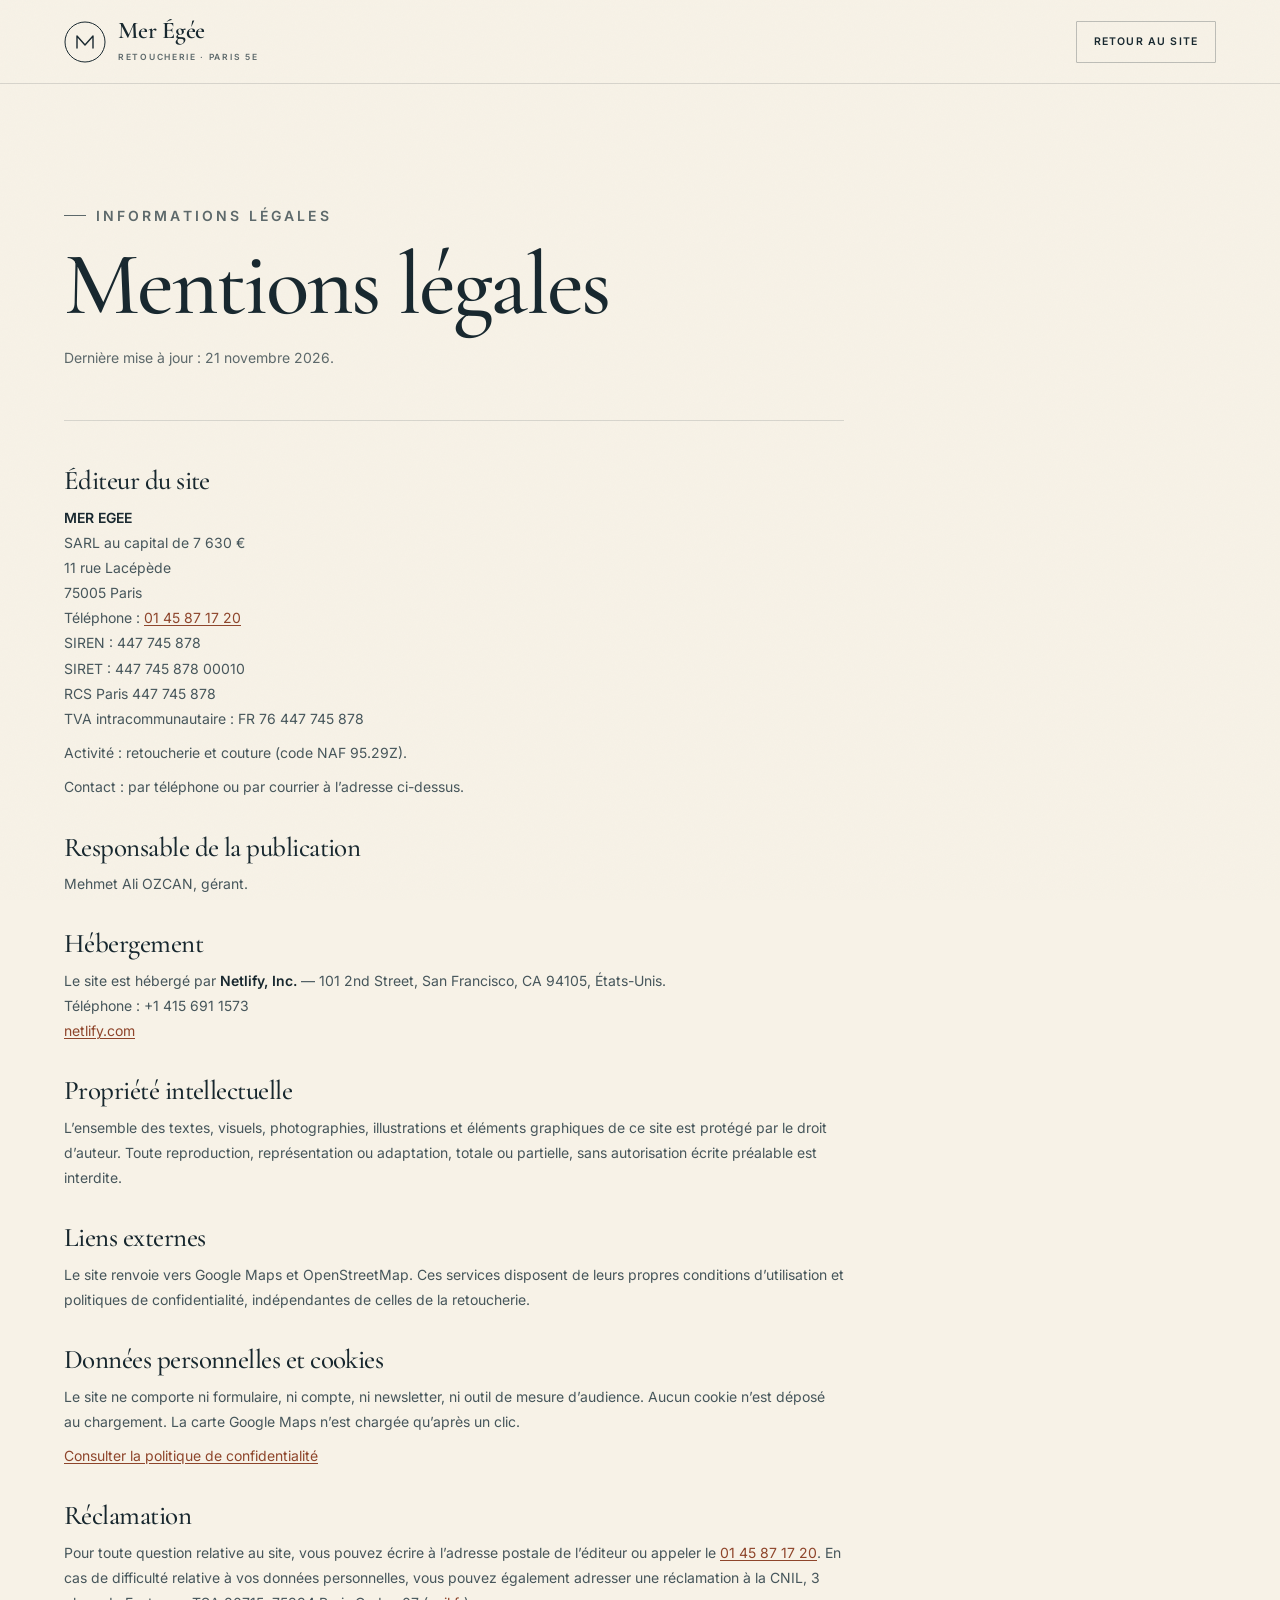
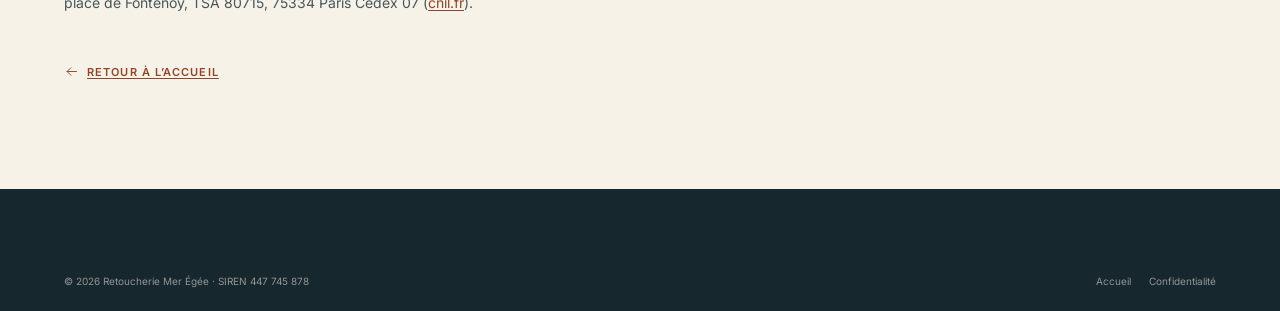
<file: mentions-legales.html>
<!doctype html>
<html lang="fr">
<head>
  <meta charset="utf-8">
  <meta name="viewport" content="width=device-width, initial-scale=1, viewport-fit=cover">
  <title>Mentions légales — Retoucherie Mer Égée</title>
  <meta name="description" content="Mentions légales de la retoucherie Mer Égée, 11 rue Lacépède, 75005 Paris.">
  <meta name="theme-color" content="#17272E">
  <meta name="robots" content="noindex, follow">
  <link rel="icon" href="assets/img/favicon.svg" type="image/svg+xml">
  <link rel="icon" href="assets/img/favicon-32.png" sizes="32x32" type="image/png">
  <link rel="icon" href="assets/img/favicon.ico" sizes="any">
  <link rel="apple-touch-icon" href="assets/img/apple-touch-icon.png">
  <link rel="preload" href="assets/fonts/cormorant-garamond-latin.woff2" as="font" type="font/woff2" crossorigin>
  <link rel="preload" href="assets/fonts/inter-latin.woff2" as="font" type="font/woff2" crossorigin>
  <link rel="stylesheet" href="assets/css/styles.css?v=3">
</head>
<body>
  <header class="site-header is-scrolled">
    <div class="shell header-inner">
      <a class="brand" href="index.html" aria-label="Retoucherie Mer Égée, retour à l’accueil">
        <svg class="brand-mark" viewBox="0 0 42 42" aria-hidden="true">
          <circle cx="21" cy="21" r="20"/>
          <path d="M13 27V15l8 9 8-9v12"/>
        </svg>
        <span class="brand-text">
          <strong>Mer Égée</strong>
          <small>Retoucherie · Paris 5e</small>
        </span>
      </a>
      <a class="btn btn--small btn--ghost" href="index.html" style="margin-left:auto">Retour au site</a>
    </div>
  </header>

  <main class="legal-page">
    <div class="shell">
      <div class="legal-head">
        <p class="eyebrow">Informations légales</p>
        <h1>Mentions légales</h1>
        <p>Dernière mise à jour&nbsp;: 21 novembre 2026.</p>
      </div>

      <div class="legal-body">
        <h2>Éditeur du site</h2>
        <p>
          <strong>MER EGEE</strong><br>
          SARL au capital de 7 630 €<br>
          11 rue Lacépède<br>
          75005 Paris<br>
          Téléphone&nbsp;: <a href="tel:+33145871720">01 45 87 17 20</a><br>
          SIREN&nbsp;: 447 745 878<br>
          SIRET&nbsp;: 447 745 878 00010<br>
          RCS Paris 447 745 878<br>
          TVA intracommunautaire&nbsp;: FR 76 447 745 878
        </p>
        <p>Activité&nbsp;: retoucherie et couture (code NAF 95.29Z).</p>
        <p>Contact&nbsp;: par téléphone ou par courrier à l’adresse ci-dessus.</p>

        <h2>Responsable de la publication</h2>
        <p>Mehmet Ali OZCAN, gérant.</p>

        <h2>Hébergement</h2>
        <p>
          Le site est hébergé par <strong>Netlify, Inc.</strong> —
          101 2nd Street, San Francisco, CA 94105, États-Unis.<br>
          Téléphone&nbsp;: +1 415 691 1573<br>
          <a href="https://www.netlify.com" target="_blank" rel="noopener">netlify.com</a>
        </p>

        <h2>Propriété intellectuelle</h2>
        <p>
          L’ensemble des textes, visuels, photographies, illustrations et éléments graphiques
          de ce site est protégé par le droit d’auteur. Toute reproduction, représentation
          ou adaptation, totale ou partielle, sans autorisation écrite préalable est interdite.
        </p>

        <h2>Liens externes</h2>
        <p>
          Le site renvoie vers Google Maps et OpenStreetMap. Ces services disposent de leurs
          propres conditions d’utilisation et politiques de confidentialité, indépendantes de
          celles de la retoucherie.
        </p>

        <h2>Données personnelles et cookies</h2>
        <p>
          Le site ne comporte ni formulaire, ni compte, ni newsletter, ni outil de mesure
          d’audience. Aucun cookie n’est déposé au chargement. La carte Google Maps n’est
          chargée qu’après un clic.
        </p>
        <p><a href="politique-confidentialite.html">Consulter la politique de confidentialité</a></p>

        <h2>Réclamation</h2>
        <p>
          Pour toute question relative au site, vous pouvez écrire à l’adresse postale de
          l’éditeur ou appeler le <a href="tel:+33145871720">01 45 87 17 20</a>. En cas de
          difficulté relative à vos données personnelles, vous pouvez également adresser une
          réclamation à la CNIL, 3 place de Fontenoy, TSA 80715, 75334 Paris Cedex 07
          (<a href="https://www.cnil.fr" target="_blank" rel="noopener">cnil.fr</a>).
        </p>

        <a class="legal-back" href="index.html">
          <svg class="icon" aria-hidden="true" viewBox="0 0 24 24"><path d="M4 12h15M13 6l6 6-6 6"/></svg>
          Retour à l’accueil
        </a>
      </div>
    </div>
  </main>

  <footer class="footer">
    <div class="shell">
      <div class="footer-bottom">
        <p>© 2026 Retoucherie Mer Égée · SIREN 447 745 878</p>
        <nav class="footer-legal" aria-label="Informations légales">
          <a href="index.html">Accueil</a>
          <a href="politique-confidentialite.html">Confidentialité</a>
        </nav>
      </div>
    </div>
  </footer>
</body>
</html>
</file>
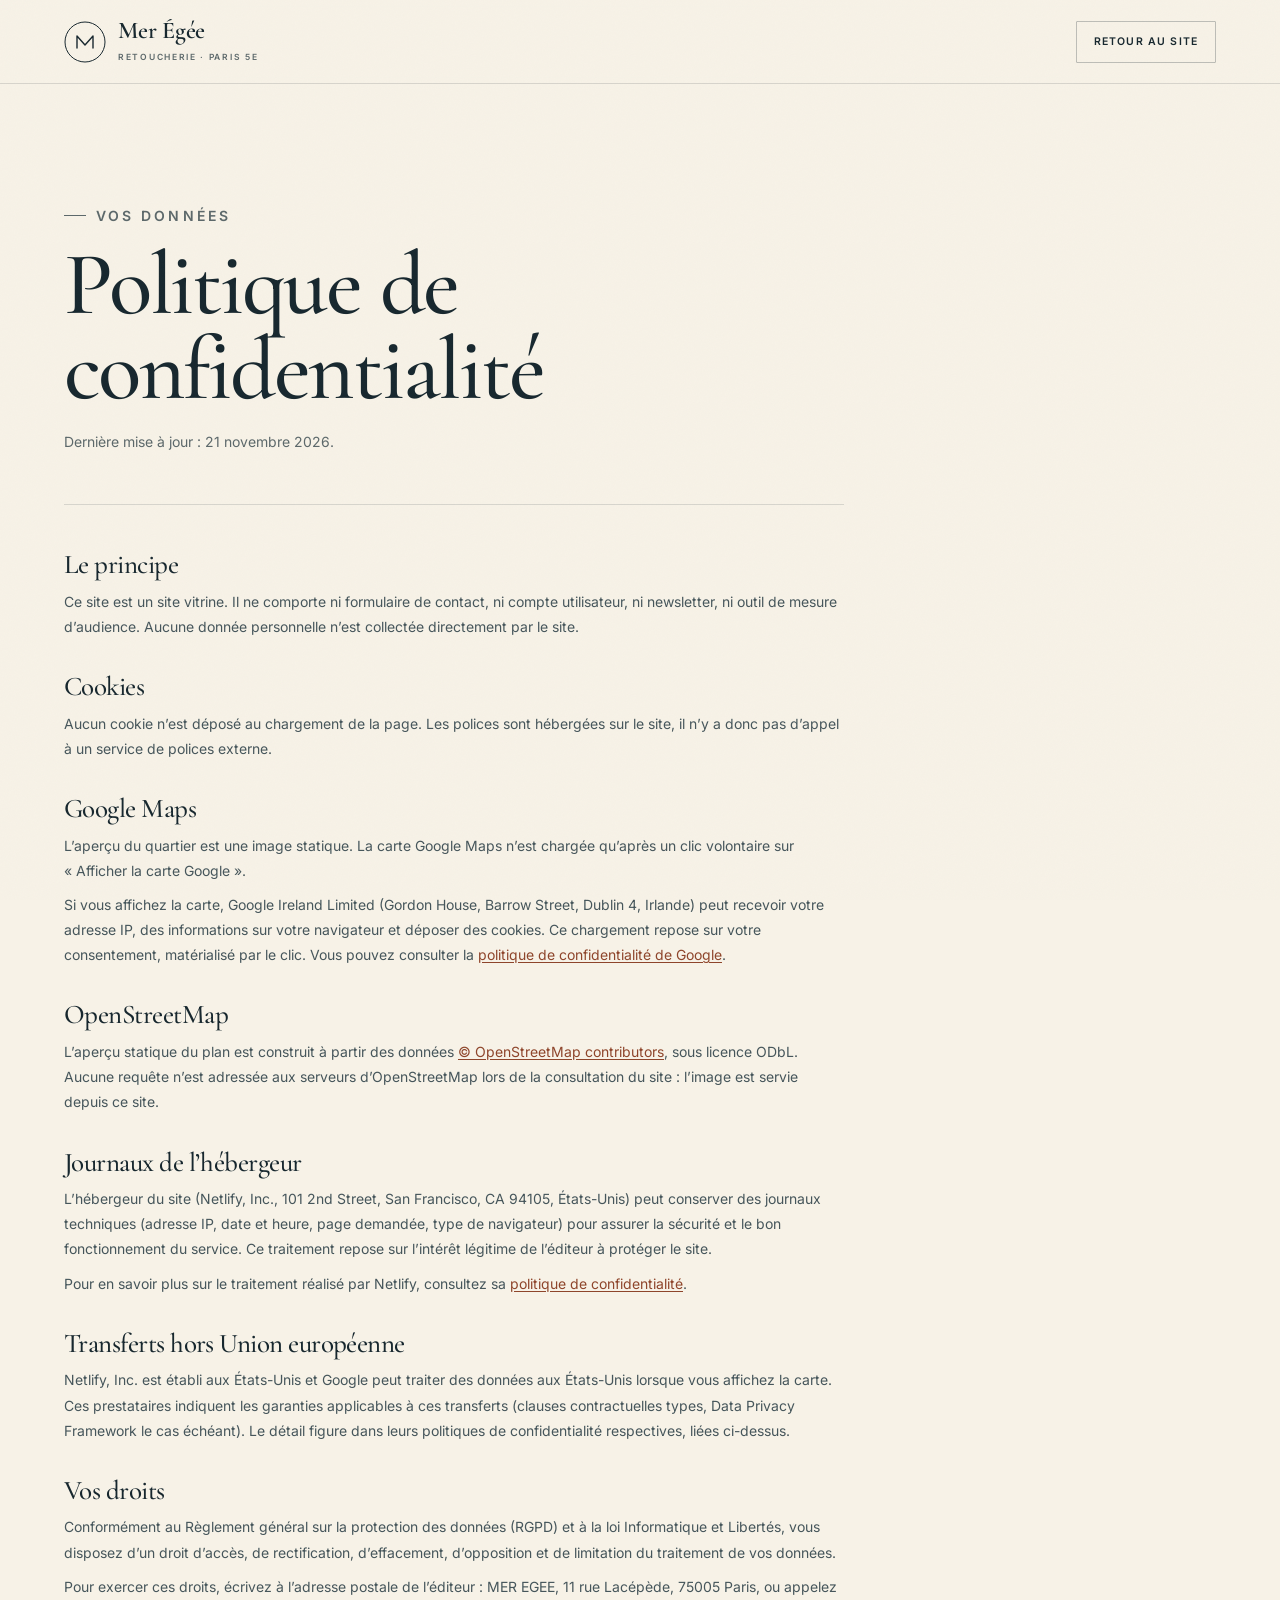
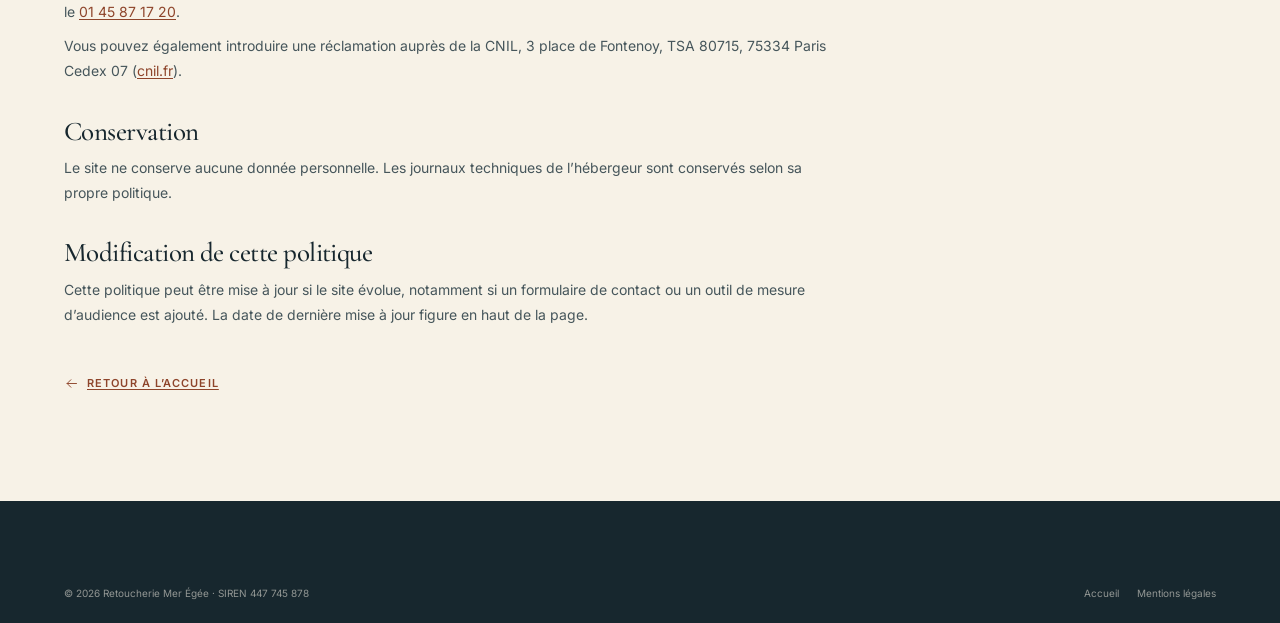
<file: politique-confidentialite.html>
<!doctype html>
<html lang="fr">
<head>
  <meta charset="utf-8">
  <meta name="viewport" content="width=device-width, initial-scale=1, viewport-fit=cover">
  <title>Politique de confidentialité — Retoucherie Mer Égée</title>
  <meta name="description" content="Politique de confidentialité de la retoucherie Mer Égée : aucun cookie de mesure, carte Google Maps chargée après consentement.">
  <meta name="theme-color" content="#17272E">
  <meta name="robots" content="noindex, follow">
  <link rel="icon" href="assets/img/favicon.svg" type="image/svg+xml">
  <link rel="icon" href="assets/img/favicon-32.png" sizes="32x32" type="image/png">
  <link rel="icon" href="assets/img/favicon.ico" sizes="any">
  <link rel="apple-touch-icon" href="assets/img/apple-touch-icon.png">
  <link rel="preload" href="assets/fonts/cormorant-garamond-latin.woff2" as="font" type="font/woff2" crossorigin>
  <link rel="preload" href="assets/fonts/inter-latin.woff2" as="font" type="font/woff2" crossorigin>
  <link rel="stylesheet" href="assets/css/styles.css?v=3">
</head>
<body>
  <header class="site-header is-scrolled">
    <div class="shell header-inner">
      <a class="brand" href="index.html" aria-label="Retoucherie Mer Égée, retour à l’accueil">
        <svg class="brand-mark" viewBox="0 0 42 42" aria-hidden="true">
          <circle cx="21" cy="21" r="20"/>
          <path d="M13 27V15l8 9 8-9v12"/>
        </svg>
        <span class="brand-text">
          <strong>Mer Égée</strong>
          <small>Retoucherie · Paris 5e</small>
        </span>
      </a>
      <a class="btn btn--small btn--ghost" href="index.html" style="margin-left:auto">Retour au site</a>
    </div>
  </header>

  <main class="legal-page">
    <div class="shell">
      <div class="legal-head">
        <p class="eyebrow">Vos données</p>
        <h1>Politique de confidentialité</h1>
        <p>Dernière mise à jour&nbsp;: 21 novembre 2026.</p>
      </div>

      <div class="legal-body">
        <h2>Le principe</h2>
        <p>
          Ce site est un site vitrine. Il ne comporte ni formulaire de contact, ni compte
          utilisateur, ni newsletter, ni outil de mesure d’audience. Aucune donnée personnelle
          n’est collectée directement par le site.
        </p>

        <h2>Cookies</h2>
        <p>
          Aucun cookie n’est déposé au chargement de la page. Les polices sont hébergées sur le
          site, il n’y a donc pas d’appel à un service de polices externe.
        </p>

        <h2>Google Maps</h2>
        <p>
          L’aperçu du quartier est une image statique. La carte Google Maps n’est chargée
          qu’après un clic volontaire sur «&nbsp;Afficher la carte Google&nbsp;».
        </p>
        <p>
          Si vous affichez la carte, Google Ireland Limited (Gordon House, Barrow Street,
          Dublin 4, Irlande) peut recevoir votre adresse IP, des informations sur votre
          navigateur et déposer des cookies. Ce chargement repose sur votre consentement,
          matérialisé par le clic. Vous pouvez consulter la
          <a href="https://policies.google.com/privacy" target="_blank" rel="noopener">politique de confidentialité de Google</a>.
        </p>

        <h2>OpenStreetMap</h2>
        <p>
          L’aperçu statique du plan est construit à partir des données
          <a href="https://www.openstreetmap.org/copyright" target="_blank" rel="noopener">© OpenStreetMap contributors</a>,
          sous licence ODbL. Aucune requête n’est adressée aux serveurs d’OpenStreetMap lors de
          la consultation du site&nbsp;: l’image est servie depuis ce site.
        </p>

        <h2>Journaux de l’hébergeur</h2>
        <p>
          L’hébergeur du site (Netlify, Inc., 101 2nd Street, San Francisco, CA 94105,
          États-Unis) peut conserver des journaux techniques (adresse IP, date et heure, page
          demandée, type de navigateur) pour assurer la sécurité et le bon fonctionnement du
          service. Ce traitement repose sur l’intérêt légitime de l’éditeur à protéger le site.
        </p>
        <p>
          Pour en savoir plus sur le traitement réalisé par Netlify, consultez sa
          <a href="https://www.netlify.com/privacy/" target="_blank" rel="noopener">politique de confidentialité</a>.
        </p>

        <h2>Transferts hors Union européenne</h2>
        <p>
          Netlify, Inc. est établi aux États-Unis et Google peut traiter des données aux
          États-Unis lorsque vous affichez la carte. Ces prestataires indiquent les garanties
          applicables à ces transferts (clauses contractuelles types, Data Privacy Framework
          le cas échéant). Le détail figure dans leurs politiques de confidentialité
          respectives, liées ci-dessus.
        </p>

        <h2>Vos droits</h2>
        <p>
          Conformément au Règlement général sur la protection des données (RGPD) et à la loi
          Informatique et Libertés, vous disposez d’un droit d’accès, de rectification,
          d’effacement, d’opposition et de limitation du traitement de vos données.
        </p>
        <p>
          Pour exercer ces droits, écrivez à l’adresse postale de l’éditeur&nbsp;:
          MER EGEE, 11 rue Lacépède, 75005 Paris, ou appelez le
          <a href="tel:+33145871720">01 45 87 17 20</a>.
        </p>
        <p>
          Vous pouvez également introduire une réclamation auprès de la CNIL, 3 place de
          Fontenoy, TSA 80715, 75334 Paris Cedex 07
          (<a href="https://www.cnil.fr" target="_blank" rel="noopener">cnil.fr</a>).
        </p>

        <h2>Conservation</h2>
        <p>
          Le site ne conserve aucune donnée personnelle. Les journaux techniques de
          l’hébergeur sont conservés selon sa propre politique.
        </p>

        <h2>Modification de cette politique</h2>
        <p>
          Cette politique peut être mise à jour si le site évolue, notamment si un formulaire
          de contact ou un outil de mesure d’audience est ajouté. La date de dernière mise à
          jour figure en haut de la page.
        </p>

        <a class="legal-back" href="index.html">
          <svg class="icon" aria-hidden="true" viewBox="0 0 24 24"><path d="M4 12h15M13 6l6 6-6 6"/></svg>
          Retour à l’accueil
        </a>
      </div>
    </div>
  </main>

  <footer class="footer">
    <div class="shell">
      <div class="footer-bottom">
        <p>© 2026 Retoucherie Mer Égée · SIREN 447 745 878</p>
        <nav class="footer-legal" aria-label="Informations légales">
          <a href="index.html">Accueil</a>
          <a href="mentions-legales.html">Mentions légales</a>
        </nav>
      </div>
    </div>
  </footer>
</body>
</html>
</file>
<file: assets/css/styles.css>
/* ==========================================================================
   Retoucherie Mer Égée — feuille de style principale
   Palette : encre, ivoire, cuivre, sauge. Typographie : Cormorant / Inter.
   ========================================================================== */

/* --------------------------------------------------------------------------
   1. Polices locales
   -------------------------------------------------------------------------- */
@font-face {
  font-family: "Cormorant Garamond";
  font-style: normal;
  font-weight: 500 700;
  font-display: swap;
  src: url("../fonts/cormorant-garamond-latin.woff2") format("woff2");
}
@font-face {
  font-family: "Cormorant Garamond";
  font-style: italic;
  font-weight: 500 700;
  font-display: swap;
  src: url("../fonts/cormorant-garamond-italic-latin.woff2") format("woff2");
}
@font-face {
  font-family: "Inter";
  font-style: normal;
  font-weight: 400 600;
  font-display: swap;
  src: url("../fonts/inter-latin.woff2") format("woff2");
}

/* --------------------------------------------------------------------------
   2. Jetons de design
   -------------------------------------------------------------------------- */
:root {
  --ink: #17272e;
  --ink-2: #223740;
  --ink-soft: #46565b;
  --ivory: #f7f2e7;
  --paper: #fbf8f1;
  --copper: #b05c3b;
  --copper-dark: #8e452b;
  --copper-light: #dfa184;
  --sage: #7d8b72;
  --muted: #5c686a;
  --line: rgba(23, 39, 46, 0.14);
  --line-strong: rgba(23, 39, 46, 0.26);
  --serif: "Cormorant Garamond", Georgia, "Times New Roman", serif;
  --sans: "Inter", system-ui, -apple-system, "Segoe UI", sans-serif;
  --shell: 1240px;
  --pad: clamp(20px, 5vw, 64px);
  --header-h: 84px;
  --ease: cubic-bezier(0.22, 0.61, 0.36, 1);
}

/* --------------------------------------------------------------------------
   3. Base
   -------------------------------------------------------------------------- */
*,
*::before,
*::after {
  box-sizing: border-box;
}

html {
  scroll-behavior: smooth;
  -webkit-text-size-adjust: 100%;
}

body {
  margin: 0;
  background: var(--ivory);
  color: var(--ink);
  font-family: var(--sans);
  font-size: 16px;
  line-height: 1.65;
  font-weight: 400;
  -webkit-font-smoothing: antialiased;
  text-rendering: optimizeLegibility;
  overflow-x: hidden;
}

body.menu-open {
  overflow: hidden;
}

::selection {
  background: var(--copper);
  color: var(--ivory);
}

h1,
h2,
h3,
h4 {
  margin: 0;
  font-family: var(--serif);
  font-weight: 500;
  line-height: 1.02;
  letter-spacing: -0.025em;
}

p {
  margin: 0;
}

a {
  color: inherit;
  text-decoration: none;
}

img,
svg {
  display: block;
  max-width: 100%;
}

button {
  font: inherit;
  color: inherit;
}

ul {
  margin: 0;
  padding: 0;
  list-style: none;
}

:focus-visible {
  outline: 2px solid var(--copper);
  outline-offset: 3px;
}

/* Fine trame de papier, sans image lourde. */
body::after {
  content: "";
  position: fixed;
  inset: 0;
  z-index: 999;
  pointer-events: none;
  opacity: 0.045;
  background-image: url("data:image/svg+xml,%3Csvg xmlns='http://www.w3.org/2000/svg' width='160' height='160'%3E%3Cfilter id='n'%3E%3CfeTurbulence type='fractalNoise' baseFrequency='.85' numOctaves='2' stitchTiles='stitch'/%3E%3C/filter%3E%3Crect width='160' height='160' filter='url(%23n)' opacity='.55'/%3E%3C/svg%3E");
}

.svg-sprite {
  position: absolute;
  width: 0;
  height: 0;
  overflow: hidden;
}

.sr-only {
  position: absolute;
  width: 1px;
  height: 1px;
  padding: 0;
  margin: -1px;
  overflow: hidden;
  clip: rect(0, 0, 0, 0);
  white-space: nowrap;
  border: 0;
}

.skip-link {
  position: fixed;
  top: 10px;
  left: 10px;
  z-index: 1000;
  padding: 12px 18px;
  background: var(--ink);
  color: var(--ivory);
  font-size: 11px;
  font-weight: 600;
  letter-spacing: 0.08em;
  text-transform: uppercase;
  transform: translateY(-160%);
  transition: transform 0.25s var(--ease);
}

.skip-link:focus {
  transform: none;
}

[id] {
  scroll-margin-top: calc(var(--header-h) + 24px);
}

/* --------------------------------------------------------------------------
   4. Utilitaires
   -------------------------------------------------------------------------- */
.shell {
  width: min(var(--shell), calc(100% - 2 * var(--pad)));
  margin-inline: auto;
}

.section {
  position: relative;
  padding-block: clamp(76px, 9vw, 132px);
}

.section--paper {
  background: var(--paper);
}

.eyebrow {
  display: flex;
  align-items: center;
  gap: 10px;
  font-family: var(--sans);
  font-size: 10.5px;
  font-weight: 600;
  letter-spacing: 0.22em;
  text-transform: uppercase;
  color: var(--copper-dark);
}

.eyebrow::before {
  content: "";
  width: 22px;
  height: 1px;
  background: currentColor;
  flex: 0 0 auto;
}

.section-head {
  display: grid;
  grid-template-columns: 64px minmax(0, 1fr) minmax(250px, 330px);
  gap: clamp(24px, 3vw, 44px);
  align-items: end;
  margin-bottom: clamp(36px, 4vw, 56px);
}

.section-index {
  align-self: start;
  padding-top: 2px;
  font-family: var(--serif);
  font-size: 17px;
  font-style: italic;
  color: var(--copper-dark);
  border-top: 1px solid var(--line);
  padding-bottom: 10px;
}

.section-head h2 {
  margin-top: 12px;
  font-size: clamp(38px, 4.6vw, 64px);
}

.section-head h2 em {
  color: var(--copper-dark);
}

.section-intro {
  padding-bottom: 6px;
  font-size: 14.5px;
  line-height: 1.75;
  color: var(--ink-soft);
}

.icon {
  width: 24px;
  height: 24px;
  flex: 0 0 auto;
  fill: none;
  stroke: currentColor;
  stroke-width: 1.5;
  stroke-linecap: round;
  stroke-linejoin: round;
}

/* Boutons */
.btn {
  display: inline-flex;
  align-items: center;
  justify-content: center;
  gap: 12px;
  min-height: 52px;
  padding: 0 24px;
  border: 1px solid transparent;
  border-radius: 1px;
  background: transparent;
  font-family: var(--sans);
  font-size: 12px;
  font-weight: 600;
  letter-spacing: 0.11em;
  text-transform: uppercase;
  cursor: pointer;
  transition: background 0.3s var(--ease), color 0.3s var(--ease),
    border-color 0.3s var(--ease), transform 0.3s var(--ease);
}

.btn .icon {
  width: 17px;
  height: 17px;
  transition: transform 0.3s var(--ease);
}

.btn:hover .icon {
  transform: translateX(4px);
}

.btn--primary {
  background: var(--ink);
  border-color: var(--ink);
  color: var(--ivory);
}

.btn--primary:hover {
  background: var(--copper);
  border-color: var(--copper);
  transform: translateY(-2px);
}

.btn--ghost {
  border-color: var(--line-strong);
  color: var(--ink);
}

.btn--ghost:hover {
  background: var(--ink);
  border-color: var(--ink);
  color: var(--ivory);
  transform: translateY(-2px);
}

.btn--light {
  background: var(--ivory);
  border-color: var(--ivory);
  color: var(--ink);
}

.btn--light:hover {
  background: var(--ink);
  border-color: var(--ink);
  color: var(--ivory);
  transform: translateY(-2px);
}

.btn--outline-light {
  border-color: rgba(247, 242, 231, 0.5);
  color: var(--ivory);
}

.btn--outline-light:hover {
  background: var(--ivory);
  border-color: var(--ivory);
  color: var(--ink);
  transform: translateY(-2px);
}

.btn--small {
  min-height: 42px;
  padding: 0 17px;
  font-size: 10.5px;
}

/* Révélation au défilement */
.js .reveal {
  opacity: 0;
  transform: translateY(20px);
  transition: opacity 0.85s var(--ease), transform 0.85s var(--ease);
  transition-delay: var(--d, 0s);
}

.js .reveal.is-visible {
  opacity: 1;
  transform: none;
}

/* --------------------------------------------------------------------------
   5. En-tête et navigation
   -------------------------------------------------------------------------- */
.site-header {
  position: sticky;
  top: 0;
  z-index: 100;
  height: var(--header-h);
}

.site-header::before {
  content: "";
  position: absolute;
  inset: 0;
  opacity: 0;
  background: rgba(247, 242, 231, 0.9);
  -webkit-backdrop-filter: blur(16px);
  backdrop-filter: blur(16px);
  border-bottom: 1px solid transparent;
  transition: opacity 0.4s var(--ease), border-color 0.4s var(--ease);
}

.site-header.is-scrolled::before {
  opacity: 1;
  border-bottom-color: var(--line);
}

.header-inner {
  position: relative;
  z-index: 1;
  display: flex;
  align-items: center;
  gap: 30px;
  height: var(--header-h);
}

.brand {
  display: inline-flex;
  align-items: center;
  gap: 12px;
  flex: 0 0 auto;
}

.brand-mark {
  width: 42px;
  height: 42px;
  color: var(--ink);
}

.brand-mark circle {
  fill: none;
  stroke: currentColor;
  stroke-width: 1;
}

.brand-mark path {
  fill: none;
  stroke: currentColor;
  stroke-width: 1.4;
  stroke-linecap: round;
  stroke-linejoin: round;
}

.brand-text {
  display: flex;
  flex-direction: column;
}

.brand-text strong {
  font-family: var(--serif);
  font-size: 24px;
  font-weight: 600;
  line-height: 0.95;
  letter-spacing: -0.01em;
}

.brand-text small {
  margin-top: 7px;
  font-size: 8.5px;
  font-weight: 600;
  letter-spacing: 0.2em;
  text-transform: uppercase;
  color: var(--muted);
}

.nav {
  display: flex;
  align-items: center;
  gap: 26px;
  margin-left: auto;
}

.nav a {
  position: relative;
  padding: 8px 0;
  font-size: 12px;
  font-weight: 500;
  letter-spacing: 0.05em;
  color: var(--ink-soft);
  transition: color 0.25s;
}

.nav a:not(.nav-phone)::after {
  content: "";
  position: absolute;
  left: 0;
  right: 0;
  bottom: 2px;
  height: 1px;
  background: var(--copper);
  transform: scaleX(0);
  transform-origin: right;
  transition: transform 0.35s var(--ease);
}

.nav a:hover,
.nav a[aria-current="true"] {
  color: var(--ink);
}

.nav a:hover::after,
.nav a[aria-current="true"]::after {
  transform: scaleX(1);
  transform-origin: left;
}

.nav-phone {
  margin-left: 4px;
  padding-left: 24px !important;
  border-left: 1px solid var(--line);
  color: var(--ink) !important;
  font-weight: 600 !important;
  letter-spacing: 0.02em !important;
}

.nav-close {
  display: none;
}

.menu-toggle {
  display: none;
  width: 44px;
  height: 44px;
  padding: 0;
  border: 1px solid var(--line);
  background: transparent;
  border-radius: 50%;
  cursor: pointer;
  place-items: center;
}

.menu-toggle .icon {
  width: 18px;
  height: 18px;
}

/* --------------------------------------------------------------------------
   6. Hero
   -------------------------------------------------------------------------- */
.hero {
  position: relative;
  overflow: hidden;
  padding-top: clamp(26px, 4.5vw, 62px);
  padding-bottom: clamp(58px, 7vw, 104px);
}

.hero::before {
  content: "";
  position: absolute;
  inset: -20% -10% auto auto;
  width: 70vw;
  height: 80vh;
  background: radial-gradient(
    circle at 55% 45%,
    rgba(176, 92, 59, 0.11),
    rgba(176, 92, 59, 0) 62%
  );
  pointer-events: none;
}

.hero::after {
  content: "";
  position: absolute;
  left: -15%;
  bottom: -30%;
  width: 60vw;
  height: 60vh;
  background: radial-gradient(
    circle at 45% 45%,
    rgba(125, 139, 114, 0.1),
    rgba(125, 139, 114, 0) 64%
  );
  pointer-events: none;
}

.hero-grid {
  position: relative;
  z-index: 1;
  display: grid;
  grid-template-columns: minmax(0, 1.02fr) minmax(0, 0.98fr);
  gap: clamp(36px, 5vw, 82px);
  align-items: center;
}

.hero-copy {
  padding-top: 8px;
}

.hero-title {
  margin-top: clamp(18px, 2.5vw, 30px);
  font-size: clamp(66px, 8.6vw, 126px);
  line-height: 0.84;
}

.hero-kicker {
  display: block;
  margin-bottom: 18px;
  font-family: var(--sans);
  font-size: clamp(9.5px, 0.8vw, 11px);
  font-weight: 600;
  letter-spacing: 0.28em;
  text-transform: uppercase;
  color: var(--copper-dark);
}

.hero-name {
  display: block;
  font-family: var(--serif);
  font-weight: 500;
  letter-spacing: -0.045em;
}

.hero-lead {
  margin-top: clamp(18px, 2.4vw, 28px);
  font-family: var(--serif);
  font-style: italic;
  font-size: clamp(27px, 3.1vw, 40px);
  line-height: 1.12;
  color: var(--copper-dark);
  letter-spacing: -0.015em;
}

.hero-text {
  max-width: 47ch;
  margin-top: 18px;
  font-size: clamp(14.5px, 1.15vw, 16px);
  line-height: 1.75;
  color: var(--ink-soft);
}

.hero-actions {
  display: flex;
  flex-wrap: wrap;
  gap: 12px;
  margin-top: clamp(26px, 3vw, 36px);
}

.hero-meta {
  display: flex;
  flex-wrap: wrap;
  align-items: center;
  gap: 12px;
  margin-top: clamp(28px, 3.4vw, 40px);
  font-size: 12px;
  letter-spacing: 0.02em;
  color: var(--muted);
}

.hero-meta .sep {
  width: 3px;
  height: 3px;
  border-radius: 50%;
  background: var(--line-strong);
}

.status {
  display: inline-flex;
  align-items: center;
  gap: 8px;
  padding: 6px 11px 6px 10px;
  border: 1px solid var(--line);
  border-radius: 99px;
  background: rgba(251, 248, 241, 0.72);
  font-size: 9.5px;
  font-weight: 600;
  letter-spacing: 0.1em;
  text-transform: uppercase;
  color: var(--ink);
  white-space: nowrap;
}

.status-dot {
  width: 6px;
  height: 6px;
  border-radius: 50%;
  background: var(--sage);
  box-shadow: 0 0 0 3px rgba(125, 139, 114, 0.18);
  flex: 0 0 auto;
}

.status[data-open="false"] .status-dot {
  background: var(--copper);
  box-shadow: 0 0 0 3px rgba(176, 92, 59, 0.16);
}

.status[data-open=""] .status-dot {
  background: var(--muted);
  box-shadow: 0 0 0 3px rgba(92, 104, 106, 0.14);
}

/* Planche d'échantillons */
.hero-visual {
  position: relative;
  display: flex;
  align-items: center;
  justify-content: center;
  min-height: 540px;
}

.moodboard {
  position: relative;
  width: min(100%, 470px);
  aspect-ratio: 4 / 5;
  transform: rotate(-1.2deg);
}

.moodboard::before {
  content: "";
  position: absolute;
  inset: 0;
  background: var(--paper);
  border: 1px solid rgba(23, 39, 46, 0.1);
  box-shadow: 0 36px 80px -38px rgba(23, 39, 46, 0.45),
    0 1px 0 rgba(255, 255, 255, 0.8) inset;
  transform: rotate(2.4deg);
}

.moodboard-inner {
  position: absolute;
  inset: 16px;
  display: flex;
  flex-direction: column;
  padding: 22px;
  border: 1px dashed rgba(23, 39, 46, 0.18);
  background: linear-gradient(
    145deg,
    rgba(255, 255, 255, 0.42),
    rgba(247, 242, 231, 0.18)
  );
}

.moodboard-head {
  display: flex;
  align-items: center;
  justify-content: space-between;
  gap: 16px;
  padding-bottom: 12px;
  border-bottom: 1px solid var(--line);
}

.moodboard-head span {
  font-size: 8.5px;
  font-weight: 600;
  letter-spacing: 0.24em;
  text-transform: uppercase;
  color: var(--muted);
}

.moodboard-head em {
  font-family: var(--serif);
  font-size: 12px;
  font-style: italic;
  color: var(--copper-dark);
}

.moodboard-quote {
  margin-top: clamp(24px, 3.6vw, 44px);
  font-family: var(--serif);
  font-size: clamp(23px, 2.2vw, 30px);
  line-height: 1.12;
  letter-spacing: -0.025em;
  color: var(--ink);
}

.moodboard-quote em {
  color: var(--copper-dark);
  font-style: italic;
}

.swatches {
  display: grid;
  grid-template-columns: repeat(3, 1fr);
  align-items: end;
  gap: 9px;
  margin-top: auto;
  margin-bottom: 20px;
  padding-top: 28px;
}

.swatch {
  position: relative;
  display: flex;
  align-items: flex-end;
  justify-content: center;
  padding-bottom: 11px;
  border: 1px solid rgba(23, 39, 46, 0.16);
  background-position: center;
  background-size: cover;
  box-shadow: 0 14px 24px -16px rgba(23, 39, 46, 0.45);
}

.swatch:nth-child(1) {
  height: 182px;
  transform: rotate(-2.2deg);
  background-image: url("../img/fabric-lin.svg");
}

.swatch:nth-child(2) {
  height: 222px;
  transform: rotate(1.4deg);
  background-image: url("../img/fabric-laine.svg");
}

.swatch:nth-child(3) {
  height: 200px;
  transform: rotate(-0.8deg);
  background-image: url("../img/fabric-soie.svg");
}

.swatch::before {
  content: "";
  position: absolute;
  top: -5px;
  left: 50%;
  width: 7px;
  height: 7px;
  margin-left: -3.5px;
  border-radius: 50%;
  background: var(--paper);
  border: 1px solid rgba(23, 39, 46, 0.35);
  box-shadow: 0 1px 2px rgba(23, 39, 46, 0.25);
}

.swatch-tag {
  position: relative;
  z-index: 1;
  padding: 4px 7px;
  border: 1px solid rgba(23, 39, 46, 0.16);
  background: rgba(251, 248, 241, 0.94);
  font-size: 8px;
  font-weight: 600;
  letter-spacing: 0.18em;
  text-transform: uppercase;
  color: var(--ink);
}

.moodboard-note {
  display: flex;
  align-items: flex-end;
  justify-content: space-between;
  gap: 16px;
  padding-top: 14px;
  border-top: 1px solid var(--line);
}

.moodboard-note span {
  max-width: 110px;
  font-size: 8.5px;
  font-weight: 600;
  letter-spacing: 0.18em;
  line-height: 1.6;
  text-transform: uppercase;
  color: var(--muted);
}

.moodboard-note em {
  font-family: var(--serif);
  font-size: 21px;
  font-style: italic;
  line-height: 1;
  color: var(--copper-dark);
  text-align: right;
}

.stamp {
  position: absolute;
  top: -34px;
  right: -26px;
  width: 132px;
  height: 132px;
  color: var(--copper);
  background: rgba(247, 242, 231, 0.94);
  border-radius: 50%;
  transform: rotate(11deg);
  filter: drop-shadow(0 10px 18px rgba(23, 39, 46, 0.14));
}

.stamp text {
  fill: currentColor;
  font-family: var(--sans);
  font-size: 7.1px;
  font-weight: 600;
  letter-spacing: 0.2em;
}

.stamp circle {
  fill: none;
  stroke: currentColor;
  stroke-width: 1;
}

.stamp circle + circle {
  stroke-width: 0.8;
}

.stamp path {
  fill: none;
  stroke: currentColor;
  stroke-width: 0.8;
}

.stamp .stamp-m {
  fill: var(--copper-dark);
  font-family: var(--serif);
  font-size: 34px;
  font-weight: 600;
  letter-spacing: 0;
}

.brass {
  position: absolute;
  right: 28px;
  bottom: -14px;
  width: 34px;
  height: 34px;
  border-radius: 50%;
  background: radial-gradient(circle at 34% 28%, #f0d6a2, #c49a55 48%, #7d5a2c 100%);
  box-shadow: 0 6px 14px rgba(23, 39, 46, 0.28),
    0 0 0 1px rgba(125, 90, 44, 0.35) inset;
}

.brass::before {
  content: "";
  position: absolute;
  inset: 0;
  border-radius: 50%;
  background:
    radial-gradient(circle at 37% 35%, #5b4526 0 2px, transparent 2.6px),
    radial-gradient(circle at 63% 35%, #5b4526 0 2px, transparent 2.6px),
    radial-gradient(circle at 37% 63%, #5b4526 0 2px, transparent 2.6px),
    radial-gradient(circle at 63% 63%, #5b4526 0 2px, transparent 2.6px);
}

.hero-cue {
  display: inline-flex;
  align-items: center;
  gap: 12px;
  margin-top: 44px;
  font-size: 9px;
  font-weight: 600;
  letter-spacing: 0.22em;
  text-transform: uppercase;
  color: var(--muted);
  transition: color 0.25s;
}

.hero-cue:hover {
  color: var(--copper-dark);
}

.hero-cue::before {
  content: "";
  width: 1px;
  height: 42px;
  background: linear-gradient(var(--copper), rgba(176, 92, 59, 0));
}

/* --------------------------------------------------------------------------
   7. Bandeau défilant
   -------------------------------------------------------------------------- */
.marquee {
  overflow: hidden;
  padding: 15px 0;
  border-top: 1px solid var(--line);
  border-bottom: 1px solid var(--line);
  background: var(--paper);
}

.marquee-track {
  display: flex;
  width: max-content;
  animation: marquee 42s linear infinite;
}

.marquee-group {
  display: flex;
  align-items: center;
  gap: 26px;
  padding-right: 26px;
}

.marquee span {
  font-family: var(--serif);
  font-size: 19px;
  font-style: italic;
  white-space: nowrap;
  color: var(--ink);
}

.marquee i {
  font-style: normal;
  color: var(--copper);
  font-size: 12px;
}

@keyframes marquee {
  to {
    transform: translateX(-50%);
  }
}

/* --------------------------------------------------------------------------
   8. Prestations
   -------------------------------------------------------------------------- */
.services {
  display: grid;
  grid-template-columns: repeat(3, 1fr);
  gap: 1px;
  border: 1px solid var(--line);
  background: var(--line);
}

.service {
  display: flex;
  flex-direction: column;
  min-height: 286px;
  padding: clamp(24px, 2.6vw, 34px);
  background: var(--ivory);
  transition: background 0.35s var(--ease);
}

.service:hover {
  background: var(--paper);
}

.service-top {
  display: flex;
  align-items: flex-start;
  justify-content: space-between;
  gap: 20px;
}

.service-icon {
  width: 40px;
  height: 40px;
  color: var(--copper-dark);
  transition: transform 0.4s var(--ease);
}

.service:hover .service-icon {
  transform: translateY(-3px) rotate(-3deg);
}

.service-num {
  font-family: var(--serif);
  font-size: 13px;
  font-style: italic;
  color: var(--muted);
}

.service h3 {
  margin-top: 40px;
  font-size: clamp(24px, 2.1vw, 29px);
  letter-spacing: -0.02em;
}

.service p {
  max-width: 34ch;
  margin-top: 10px;
  font-size: 13.5px;
  line-height: 1.7;
  color: var(--ink-soft);
}

.service-foot {
  display: flex;
  align-items: center;
  gap: 8px;
  margin-top: auto;
  padding-top: 22px;
  font-size: 9px;
  font-weight: 600;
  letter-spacing: 0.18em;
  text-transform: uppercase;
  text-decoration: none;
  color: var(--copper-dark);
  opacity: 0;
  transform: translateY(4px);
  transition: opacity 0.3s, transform 0.3s, color 0.25s;
}

.service:hover .service-foot,
.service:focus-within .service-foot,
.service-foot:focus-visible {
  opacity: 1;
  transform: none;
}

.service-foot:hover,
.service-foot:focus-visible {
  color: var(--ink);
}

.service-foot .icon {
  width: 13px;
  height: 13px;
}

/* --------------------------------------------------------------------------
   9. Savoir-faire
   -------------------------------------------------------------------------- */
.craft {
  position: relative;
  overflow: hidden;
  padding-block: clamp(76px, 9vw, 132px);
  background: var(--ink);
  color: var(--ivory);
}

.craft::before {
  content: "";
  position: absolute;
  inset: 0;
  background-image: url("../img/fabric-soie.svg");
  background-position: center;
  background-size: cover;
  opacity: 0.16;
  mix-blend-mode: luminosity;
}

.craft::after {
  content: "";
  position: absolute;
  inset: 0;
  background: linear-gradient(100deg, var(--ink) 18%, rgba(23, 39, 46, 0.72) 70%, rgba(23, 39, 46, 0.5));
}

.craft .shell {
  position: relative;
  z-index: 1;
}

.craft-head {
  display: flex;
  align-items: center;
  justify-content: space-between;
  gap: 24px;
  padding-bottom: 20px;
  border-bottom: 1px solid rgba(247, 242, 231, 0.18);
}

.craft-head .section-index {
  color: var(--copper-light);
  border-color: transparent;
  padding-bottom: 0;
  font-size: 14px;
}

.craft-head .eyebrow {
  color: var(--copper-light);
}

.craft-quote {
  max-width: 980px;
  margin: clamp(40px, 6vw, 72px) 0 clamp(44px, 6vw, 76px);
  font-family: var(--serif);
  font-size: clamp(34px, 5.3vw, 74px);
  font-weight: 500;
  line-height: 1.04;
  letter-spacing: -0.035em;
}

.craft-quote em {
  color: var(--copper-light);
}

.craft-quote .quote-mark {
  color: var(--copper);
  margin-right: 0.06em;
}

.craft-grid {
  display: grid;
  grid-template-columns: repeat(3, 1fr);
  gap: clamp(24px, 4vw, 64px);
  padding-top: 32px;
  border-top: 1px solid rgba(247, 242, 231, 0.18);
}

.craft-item .num {
  display: block;
  margin-bottom: 14px;
  font-family: var(--serif);
  font-size: 13px;
  font-style: italic;
  color: var(--copper-light);
}

.craft-item h3 {
  font-size: 25px;
  letter-spacing: -0.02em;
}

.craft-item p {
  max-width: 31ch;
  margin-top: 9px;
  font-size: 13.5px;
  line-height: 1.72;
  color: rgba(247, 242, 231, 0.68);
}

/* --------------------------------------------------------------------------
   10. Avis
   -------------------------------------------------------------------------- */
.reviews {
  display: grid;
  grid-template-columns: repeat(3, 1fr);
  gap: 18px;
}

.review {
  position: relative;
  display: flex;
  flex-direction: column;
  min-height: 288px;
  padding: clamp(24px, 2.6vw, 32px);
  border: 1px solid var(--line);
  background: var(--paper);
  transition: border-color 0.3s, transform 0.3s var(--ease),
    box-shadow 0.3s var(--ease);
}

.review:hover {
  border-color: rgba(176, 92, 59, 0.45);
  transform: translateY(-3px);
  box-shadow: 0 22px 40px -30px rgba(23, 39, 46, 0.35);
}

.review::before {
  content: "\201C";
  position: absolute;
  top: 8px;
  right: 20px;
  font-family: var(--serif);
  font-size: 78px;
  line-height: 1;
  color: rgba(176, 92, 59, 0.2);
  pointer-events: none;
}

.stars {
  display: flex;
  gap: 3px;
  margin-bottom: 18px;
  color: var(--copper);
}

.star {
  width: 12px;
  height: 12px;
  fill: currentColor;
  stroke: none;
}

.review blockquote {
  margin: 0 0 24px;
  font-family: var(--serif);
  font-size: clamp(20px, 1.8vw, 23px);
  line-height: 1.38;
  color: var(--ink);
  letter-spacing: -0.01em;
}

.review footer {
  margin-top: auto;
  font-size: 9.5px;
  font-weight: 600;
  letter-spacing: 0.14em;
  text-transform: uppercase;
  color: var(--muted);
}

.review footer strong {
  display: block;
  margin-bottom: 3px;
  color: var(--ink);
  font-weight: 600;
}

.reviews-note {
  display: flex;
  align-items: center;
  justify-content: space-between;
  gap: 24px;
  margin-top: 26px;
  font-size: 11px;
  color: var(--muted);
}

.reviews-note a {
  display: inline-flex;
  align-items: center;
  gap: 8px;
  padding-bottom: 2px;
  border-bottom: 1px solid var(--line-strong);
  font-weight: 600;
  color: var(--ink);
  transition: border-color 0.25s, color 0.25s;
}

.reviews-note a:hover {
  color: var(--copper-dark);
  border-color: var(--copper);
}

.reviews-note .icon {
  width: 13px;
  height: 13px;
}

/* --------------------------------------------------------------------------
   11. Questions fréquentes
   -------------------------------------------------------------------------- */
.faq-layout {
  display: grid;
  grid-template-columns: minmax(0, 1.35fr) minmax(280px, 0.65fr);
  gap: clamp(36px, 5vw, 72px);
  align-items: start;
}

.faq {
  border-top: 1px solid var(--line);
}

.faq-item {
  border-bottom: 1px solid var(--line);
}

.faq-item summary {
  display: flex;
  align-items: center;
  justify-content: space-between;
  gap: 24px;
  padding: 21px 0;
  list-style: none;
  cursor: pointer;
  font-family: var(--serif);
  font-size: clamp(20px, 1.9vw, 24px);
  line-height: 1.25;
  letter-spacing: -0.015em;
  transition: color 0.25s;
}

.faq-item summary::-webkit-details-marker {
  display: none;
}

.faq-item summary:hover {
  color: var(--copper-dark);
}

.faq-plus {
  display: grid;
  place-items: center;
  width: 28px;
  height: 28px;
  flex: 0 0 auto;
  border: 1px solid var(--line-strong);
  border-radius: 50%;
  color: var(--ink);
  transition: transform 0.35s var(--ease), background 0.35s, color 0.35s;
}

.faq-plus .icon {
  width: 12px;
  height: 12px;
}

.faq-item[open] .faq-plus {
  background: var(--ink);
  border-color: var(--ink);
  color: var(--ivory);
  transform: rotate(45deg);
}

.faq-answer {
  max-width: 64ch;
  padding: 0 48px 24px 0;
  font-size: 14px;
  line-height: 1.75;
  color: var(--ink-soft);
}

.faq-answer p + p {
  margin-top: 10px;
}

.faq-aside {
  position: sticky;
  top: calc(var(--header-h) + 24px);
  padding: 30px;
  border: 1px solid var(--line);
  background: var(--paper);
}

.faq-aside .eyebrow {
  font-size: 9.5px;
}

.faq-aside h3 {
  margin-top: 16px;
  font-size: clamp(25px, 2.2vw, 30px);
}

.faq-aside p {
  margin-top: 10px;
  font-size: 13.5px;
  line-height: 1.7;
  color: var(--ink-soft);
}

.faq-aside .phone-link {
  display: inline-flex;
  align-items: center;
  gap: 10px;
  margin-top: 20px;
  font-family: var(--serif);
  font-size: 25px;
  font-weight: 600;
  letter-spacing: -0.01em;
  color: var(--ink);
  transition: color 0.25s;
}

.faq-aside .phone-link:hover {
  color: var(--copper-dark);
}

.faq-aside .phone-link .icon {
  width: 18px;
  height: 18px;
  color: var(--copper-dark);
}

.faq-aside .hours-mini {
  margin-top: 20px;
  padding-top: 16px;
  border-top: 1px solid var(--line);
  font-size: 11.5px;
  line-height: 1.8;
  color: var(--muted);
}

/* --------------------------------------------------------------------------
   12. Accès
   -------------------------------------------------------------------------- */
.access {
  background: var(--paper);
}

.access-grid {
  display: grid;
  grid-template-columns: minmax(0, 0.9fr) minmax(0, 1.1fr);
  gap: clamp(34px, 5vw, 74px);
  align-items: start;
}

.access-lead {
  max-width: 44ch;
  font-size: 15px;
  line-height: 1.75;
  color: var(--ink-soft);
}

.access-block {
  margin-top: 30px;
  padding-top: 28px;
  border-top: 1px solid var(--line);
}

.access-label {
  margin-bottom: 10px;
  font-size: 9px;
  font-weight: 600;
  letter-spacing: 0.22em;
  text-transform: uppercase;
  color: var(--copper-dark);
}

.address {
  font-family: var(--serif);
  font-size: clamp(27px, 2.5vw, 33px);
  line-height: 1.15;
  letter-spacing: -0.02em;
}

.address span {
  color: var(--muted);
}

.access-sub {
  margin-top: 8px;
  font-size: 12.5px;
  color: var(--muted);
}

.hours {
  width: 100%;
  border-collapse: collapse;
  font-size: 13.5px;
}

.hours th {
  padding: 7px 0;
  font-weight: 500;
  text-align: left;
  color: var(--ink-soft);
}

.hours td {
  padding: 7px 0;
  text-align: right;
  color: var(--ink-soft);
  font-variant-numeric: tabular-nums;
}

.hours tr + tr th,
.hours tr + tr td {
  border-top: 1px dotted var(--line);
}

.hours tr.is-today th,
.hours tr.is-today td {
  color: var(--copper-dark);
  font-weight: 600;
}

.hours .closed {
  color: var(--muted);
}

.phone-lines {
  display: flex;
  flex-direction: column;
  gap: 4px;
}

.phone-line {
  display: inline-flex;
  align-items: center;
  gap: 10px;
  width: fit-content;
  padding: 3px 0;
  font-family: var(--serif);
  font-size: clamp(21px, 1.9vw, 25px);
  font-weight: 600;
  letter-spacing: -0.01em;
  transition: color 0.25s;
}

.phone-line:hover {
  color: var(--copper-dark);
}

.phone-line .icon {
  width: 16px;
  height: 16px;
  color: var(--copper-dark);
}

.phone-line small {
  font-family: var(--sans);
  font-size: 9px;
  font-weight: 600;
  letter-spacing: 0.14em;
  text-transform: uppercase;
  color: var(--muted);
}

.access-note {
  margin-top: 30px;
  padding: 14px 16px;
  border-left: 2px solid var(--copper);
  background: rgba(176, 92, 59, 0.05);
  font-size: 12px;
  line-height: 1.7;
  color: var(--ink-soft);
}

.map-card {
  margin: 0;
}

.map-frame {
  position: relative;
  overflow: hidden;
  aspect-ratio: 16 / 10;
  border: 1px solid var(--line);
  background: var(--ivory);
}

.map-frame img {
  width: 100%;
  height: 100%;
  object-fit: cover;
}

.map-frame iframe {
  width: 100%;
  height: 100%;
  border: 0;
}

.map-bar {
  display: flex;
  align-items: center;
  justify-content: space-between;
  gap: 18px;
  padding: 14px 0 0;
  flex-wrap: wrap;
}

.map-bar span {
  font-size: 10px;
  letter-spacing: 0.08em;
  color: var(--muted);
}

.map-actions {
  display: flex;
  flex-wrap: wrap;
  align-items: center;
  gap: 10px;
}

.map-link {
  display: inline-flex;
  align-items: center;
  gap: 7px;
  font-size: 11px;
  font-weight: 600;
  color: var(--ink);
  border-bottom: 1px solid var(--line-strong);
  padding-bottom: 2px;
  transition: color 0.25s, border-color 0.25s;
}

.map-link:hover {
  color: var(--copper-dark);
  border-color: var(--copper);
}

.map-link .icon {
  width: 13px;
  height: 13px;
}

.map-card figcaption {
  margin-top: 12px;
  font-size: 9.5px;
  line-height: 1.6;
  color: var(--muted);
}

.map-card figcaption a {
  text-decoration: underline;
  text-underline-offset: 2px;
}

/* --------------------------------------------------------------------------
   13. Appel final
   -------------------------------------------------------------------------- */
.cta {
  position: relative;
  overflow: hidden;
  padding-block: clamp(64px, 8vw, 110px);
  background: var(--copper);
  color: var(--ivory);
}

.cta::before {
  content: "";
  position: absolute;
  inset: 0;
  background-image: url("../img/fabric-soie.svg");
  background-size: cover;
  background-position: center;
  opacity: 0.18;
  mix-blend-mode: multiply;
}

.cta::after {
  content: "";
  position: absolute;
  inset: 0;
  background: linear-gradient(90deg, rgba(142, 69, 43, 0.55), rgba(176, 92, 59, 0.1));
}

.cta .shell {
  position: relative;
  z-index: 1;
  display: flex;
  align-items: flex-end;
  justify-content: space-between;
  gap: clamp(30px, 5vw, 80px);
}

.cta-copy .eyebrow {
  color: var(--ivory);
}

.cta-copy .eyebrow::before {
  background: currentColor;
}

.cta h2 {
  max-width: 15ch;
  margin-top: 14px;
  font-size: clamp(40px, 5.6vw, 72px);
  line-height: 0.98;
  letter-spacing: -0.035em;
}

.cta h2 em {
  color: #f3d8c7;
}

.cta-side {
  flex: 0 0 auto;
  max-width: 330px;
}

.cta-side p {
  margin-bottom: 18px;
  font-size: 13.5px;
  line-height: 1.7;
  color: var(--ivory);
}

.cta-actions {
  display: flex;
  flex-wrap: wrap;
  gap: 10px;
}

/* --------------------------------------------------------------------------
   14. Pied de page
   -------------------------------------------------------------------------- */
.footer {
  padding: 64px 0 22px;
  background: var(--ink);
  color: rgba(247, 242, 231, 0.68);
  font-size: 12.5px;
}

.footer-top {
  display: grid;
  grid-template-columns: minmax(0, 1.3fr) minmax(150px, 0.6fr) minmax(170px, 0.6fr) minmax(200px, 0.8fr);
  gap: clamp(28px, 4vw, 54px);
  padding-bottom: 46px;
  border-bottom: 1px solid rgba(247, 242, 231, 0.16);
}

.footer-brand strong {
  display: block;
  font-family: var(--serif);
  font-size: clamp(34px, 3.4vw, 46px);
  font-weight: 500;
  line-height: 1;
  color: var(--ivory);
  letter-spacing: -0.02em;
}

.footer-brand p {
  max-width: 34ch;
  margin-top: 12px;
  line-height: 1.7;
}

.footer-brand .footer-phone {
  display: inline-flex;
  align-items: center;
  gap: 8px;
  margin-top: 18px;
  font-family: var(--serif);
  font-size: 21px;
  color: var(--ivory);
}

.footer-brand .footer-phone:hover {
  color: var(--copper-light);
}

.footer-brand .footer-phone .icon {
  width: 17px;
  height: 17px;
}

.footer h3 {
  margin-bottom: 14px;
  font-family: var(--sans);
  font-size: 8.5px;
  font-weight: 600;
  letter-spacing: 0.22em;
  text-transform: uppercase;
  color: var(--copper-light);
}

.footer-links {
  display: flex;
  flex-direction: column;
  gap: 8px;
}

.footer-links a {
  width: fit-content;
  transition: color 0.25s;
}

.footer-links a:hover {
  color: var(--ivory);
}

.footer-address {
  font-style: normal;
  line-height: 1.8;
}

.footer-address a {
  text-decoration: underline;
  text-decoration-color: rgba(247, 242, 231, 0.3);
  text-underline-offset: 3px;
}

.footer-address a:hover {
  color: var(--ivory);
}

.footer-hours {
  margin-top: 8px;
  color: rgba(247, 242, 231, 0.5);
}

.footer-bottom {
  display: flex;
  align-items: center;
  justify-content: space-between;
  gap: 24px;
  padding-top: 20px;
  font-size: 10px;
  line-height: 1.6;
  color: rgba(247, 242, 231, 0.55);
}

.footer-legal {
  display: flex;
  flex-wrap: wrap;
  gap: 18px;
}

.footer-legal a:hover {
  color: var(--ivory);
}

/* --------------------------------------------------------------------------
   15. Barre mobile
   -------------------------------------------------------------------------- */
.mobile-bar {
  display: none;
  position: fixed;
  left: 0;
  right: 0;
  bottom: 0;
  z-index: 90;
  gap: 8px;
  padding: 9px 12px calc(9px + env(safe-area-inset-bottom));
  background: rgba(247, 242, 231, 0.96);
  -webkit-backdrop-filter: blur(14px);
  backdrop-filter: blur(14px);
  border-top: 1px solid var(--line);
  visibility: hidden;
  opacity: 0;
  transform: translateY(110%);
  pointer-events: none;
  transition: transform 0.35s var(--ease), opacity 0.35s var(--ease),
    visibility 0.35s;
}

.mobile-bar.is-visible {
  visibility: visible;
  opacity: 1;
  transform: none;
  pointer-events: auto;
}

.mobile-bar .btn {
  flex: 1;
  min-height: 46px;
  padding: 0 12px;
  font-size: 11px;
  letter-spacing: 0.09em;
}

/* --------------------------------------------------------------------------
   16. Pages légales et 404
   -------------------------------------------------------------------------- */
.legal-page {
  padding-block: clamp(52px, 8vw, 104px);
}

.legal-head {
  max-width: 820px;
  margin-bottom: clamp(34px, 4vw, 52px);
}

.legal-head h1 {
  margin-top: 16px;
  font-size: clamp(46px, 7vw, 92px);
  line-height: 0.94;
}

.legal-head p {
  margin-top: 18px;
  font-size: 14px;
  color: var(--muted);
}

.legal-body {
  max-width: 780px;
  padding-top: 12px;
  border-top: 1px solid var(--line);
}

.legal-body h2 {
  margin: 34px 0 10px;
  font-size: 27px;
  letter-spacing: -0.02em;
}

.legal-body p,
.legal-body li {
  margin-bottom: 9px;
  font-size: 14px;
  line-height: 1.8;
  color: var(--ink-soft);
}

.legal-body ul {
  padding-left: 18px;
  list-style: disc;
}

.legal-body a {
  color: var(--copper-dark);
  text-decoration: underline;
  text-underline-offset: 2px;
}

.legal-body strong {
  color: var(--ink);
  font-weight: 600;
}

.legal-back {
  display: inline-flex;
  align-items: center;
  gap: 8px;
  margin-top: 38px;
  font-size: 11px;
  font-weight: 600;
  letter-spacing: 0.1em;
  text-transform: uppercase;
  color: var(--ink);
}

.legal-back .icon {
  width: 15px;
  height: 15px;
  transform: rotate(180deg);
}

.legal-back:hover {
  color: var(--copper-dark);
}

.notfound {
  display: grid;
  place-items: center;
  min-height: 66vh;
  padding-block: 60px;
  text-align: center;
}

.notfound .code {
  font-family: var(--serif);
  font-size: clamp(110px, 24vw, 240px);
  line-height: 0.76;
  color: var(--copper);
  letter-spacing: -0.06em;
}

.notfound h1 {
  margin-top: 28px;
  font-size: clamp(36px, 5vw, 60px);
}

.notfound p {
  max-width: 44ch;
  margin: 14px auto 0;
  font-size: 14px;
  line-height: 1.75;
  color: var(--ink-soft);
}

.notfound .actions {
  display: flex;
  flex-wrap: wrap;
  justify-content: center;
  gap: 10px;
  margin-top: 28px;
}

/* --------------------------------------------------------------------------
   17. Adaptations
   -------------------------------------------------------------------------- */
@media (max-width: 1120px) {
  .nav {
    gap: 20px;
  }

  .nav-phone {
    padding-left: 18px !important;
  }

  .hero-visual {
    min-height: 500px;
  }

  .moodboard {
    width: min(100%, 430px);
  }
}

@media (max-width: 980px) {
  :root {
    --header-h: 72px;
  }

  .header-cta {
    display: none;
  }

  .menu-toggle {
    display: grid;
    margin-left: auto;
  }

  .nav {
    position: fixed;
    inset: 0;
    z-index: 200;
    display: flex;
    flex-direction: column;
    align-items: flex-start;
    justify-content: center;
    gap: 6px;
    margin: 0;
    padding: 90px var(--pad) 40px;
    background: var(--ivory);
    opacity: 0;
    visibility: hidden;
    transform: translateY(-12px);
    transition: opacity 0.35s var(--ease), visibility 0.35s,
      transform 0.35s var(--ease);
  }

  .nav.is-open {
    opacity: 1;
    visibility: visible;
    transform: none;
  }

  .nav a {
    font-family: var(--serif);
    font-size: clamp(32px, 7vw, 44px);
    font-weight: 500;
    letter-spacing: -0.03em;
    color: var(--ink);
    padding: 6px 0;
  }

  .nav a::after {
    display: none;
  }

  .nav-phone {
    margin-top: 26px;
    padding: 16px 0 0 !important;
    border-left: 0;
    border-top: 1px solid var(--line);
    width: 100%;
    font-family: var(--sans) !important;
    font-size: 15px !important;
    letter-spacing: 0.04em !important;
    color: var(--copper-dark) !important;
  }

  .nav-close {
    display: grid;
    place-items: center;
    position: absolute;
    top: 14px;
    right: var(--pad);
    width: 44px;
    height: 44px;
    border: 1px solid var(--line);
    border-radius: 50%;
    background: transparent;
    cursor: pointer;
  }

  .nav-close .icon {
    width: 17px;
    height: 17px;
  }

  .hero-grid {
    grid-template-columns: 1fr;
    gap: 54px;
  }

  .hero-copy {
    max-width: 720px;
  }

  .hero-visual {
    min-height: 0;
    justify-content: flex-start;
  }

  .moodboard {
    width: min(100%, 440px);
  }

  .section-head {
    grid-template-columns: 52px minmax(0, 1fr);
  }

  .section-intro {
    grid-column: 2;
    max-width: 58ch;
    margin-top: -4px;
  }

  .services {
    grid-template-columns: repeat(2, 1fr);
  }

  .craft-grid {
    grid-template-columns: 1fr;
    gap: 26px;
  }

  .craft-item p {
    max-width: 58ch;
  }

  .reviews {
    grid-template-columns: 1fr;
    gap: 12px;
  }

  .review {
    min-height: 0;
  }

  .review blockquote {
    max-width: 52ch;
  }

  .faq-layout,
  .access-grid {
    grid-template-columns: 1fr;
  }

  .faq-aside {
    position: static;
    max-width: 480px;
  }

  .cta .shell {
    flex-direction: column;
    align-items: flex-start;
  }

  .cta-side {
    max-width: 460px;
  }

  .footer-top {
    grid-template-columns: 1fr 1fr;
  }
}

@media (max-width: 720px) {
  .hero {
    padding-top: 22px;
  }

  .hero-title {
    font-size: clamp(58px, 17vw, 86px);
  }

  .hero-lead {
    font-size: clamp(25px, 7vw, 32px);
  }

  .hero-visual {
    margin-top: 8px;
  }

  .moodboard {
    width: min(88%, 390px);
    margin-left: auto;
    margin-right: auto;
  }

  .moodboard-inner {
    padding: 16px;
    inset: 12px;
  }

  .swatch:nth-child(1) {
    height: 142px;
  }

  .swatch:nth-child(2) {
    height: 176px;
  }

  .swatch:nth-child(3) {
    height: 158px;
  }

  .stamp {
    width: 104px;
    height: 104px;
    top: -26px;
    right: -14px;
  }

  .moodboard-note em {
    font-size: 18px;
  }

  .section-head {
    grid-template-columns: 1fr;
    gap: 14px;
  }

  .section-index {
    width: 44px;
    padding-bottom: 8px;
  }

  .section-intro {
    grid-column: auto;
    margin-top: 2px;
  }

  .services {
    grid-template-columns: 1fr;
  }

  .service {
    min-height: 0;
  }

  .service h3 {
    margin-top: 28px;
  }

  .service p {
    max-width: 46ch;
  }

  .service-foot {
    opacity: 1;
    transform: none;
  }

  .reviews-note {
    flex-direction: column;
    align-items: flex-start;
    gap: 12px;
  }

  .faq-answer {
    padding-right: 20px;
  }

  .faq-aside {
    padding: 24px;
  }

  .map-bar {
    align-items: flex-start;
    flex-direction: column;
    gap: 10px;
  }

  .cta h2 {
    max-width: 100%;
  }

  .footer {
    padding-bottom: 86px;
  }

  .footer-top {
    grid-template-columns: 1fr;
    gap: 30px;
  }

  .footer-bottom {
    flex-direction: column;
    align-items: flex-start;
    gap: 10px;
  }

  .footer-legal {
    gap: 12px;
    flex-wrap: wrap;
  }

  .mobile-bar {
    display: flex;
  }

  body {
    padding-bottom: 0;
  }

  .hero-cue {
    margin-top: 30px;
  }

  .marquee span {
    font-size: 16px;
  }
}

@media (max-width: 480px) {
  .hero-title {
    font-size: 56px;
  }

  .hero-actions .btn {
    flex: 1;
    min-width: 100%;
  }

  .moodboard {
    width: 100%;
  }

  .swatch-tag {
    font-size: 7px;
    padding: 3px 5px;
  }

  .moodboard-note span {
    max-width: 92px;
  }

  .moodboard-note em {
    font-size: 16px;
  }

  .stamp {
    width: 92px;
    height: 92px;
  }

  .stamp .stamp-m {
    font-size: 28px;
  }

  .phone-line {
    font-size: 20px;
  }

  .footer-brand .footer-phone {
    font-size: 19px;
  }
}

@media (max-width: 400px) {
  .moodboard-quote {
    margin-top: 18px;
    font-size: 20px;
  }

  .swatches {
    padding-top: 20px;
    margin-bottom: 14px;
    gap: 7px;
  }

  .swatch:nth-child(1) {
    height: 112px;
  }

  .swatch:nth-child(2) {
    height: 138px;
  }

  .swatch:nth-child(3) {
    height: 122px;
  }

  .moodboard-note span {
    font-size: 7.5px;
    max-width: 84px;
  }

  .moodboard-note em {
    font-size: 15px;
  }
}

/* --------------------------------------------------------------------------
   18. Mouvement réduit
   -------------------------------------------------------------------------- */
@media (prefers-reduced-motion: reduce) {
  html {
    scroll-behavior: auto;
  }

  *,
  *::before,
  *::after {
    animation-duration: 0.001ms !important;
    animation-iteration-count: 1 !important;
    transition-duration: 0.001ms !important;
  }

  .js .reveal {
    opacity: 1;
    transform: none;
  }

  .marquee-track {
    animation: none;
  }
}

/* --------------------------------------------------------------------------
   19. Impression
   -------------------------------------------------------------------------- */
@media print {
  .site-header,
  .mobile-bar,
  .marquee,
  .map-actions,
  .cta-actions,
  .footer {
    display: none !important;
  }

  body {
    background: #fff;
    color: #000;
  }

  .hero,
  .section,
  .craft,
  .cta {
    padding-block: 18px;
    background: #fff;
    color: #000;
  }

  .craft::before,
  .craft::after,
  .cta::before,
  .cta::after,
  .hero::before,
  .hero::after {
    display: none;
  }

  .js .reveal {
    opacity: 1;
    transform: none;
  }
}
</file>
